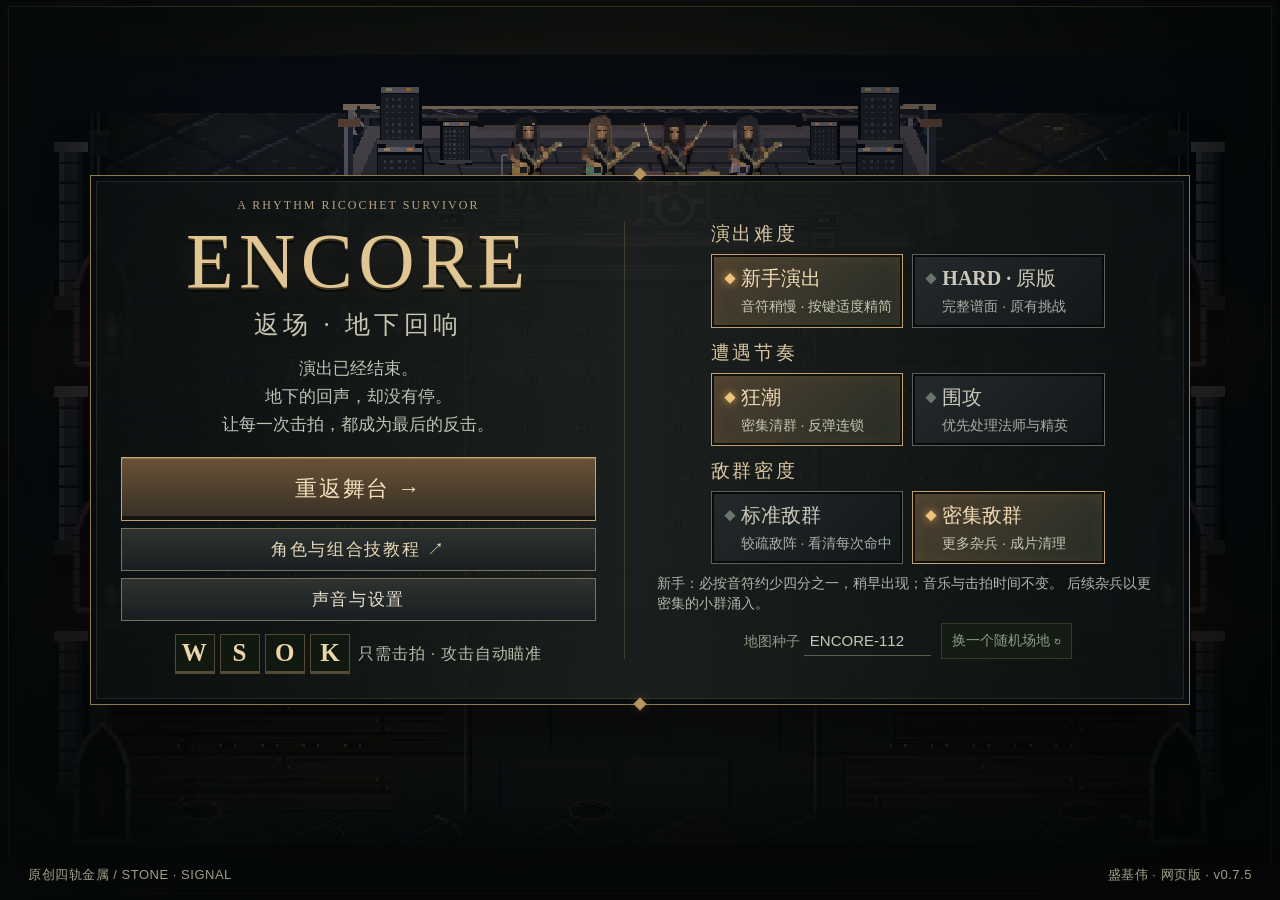
<file: index.html>
<!doctype html><html lang="zh-CN"><head><meta charset="UTF-8"><meta name="viewport" content="width=device-width,initial-scale=1"><meta name="theme-color" content="#0e1010"><link rel="icon" href="data:image/svg+xml,%3Csvg xmlns='http://www.w3.org/2000/svg' viewBox='0 0 32 32'%3E%3Crect width='32' height='32' fill='%23111715'/%3E%3Ctext x='7' y='25' font-size='27' font-family='Georgia' fill='%23dac18b'%3EE%3C/text%3E%3C/svg%3E"><title>返场 · 地下回响 / ENCORE</title>  <script type="module" crossorigin src="./assets/game-CPJgRiKC.js"></script>
  <link rel="modulepreload" crossorigin href="./assets/WorldRenderer-oxaToaBp.js">
  <link rel="modulepreload" crossorigin href="./assets/AudioTransport-DIIs3FB4.js">
  <link rel="stylesheet" crossorigin href="./assets/game-DQh6gRIr.css">
</head><body><div id="app"></div></body></html>
</file>
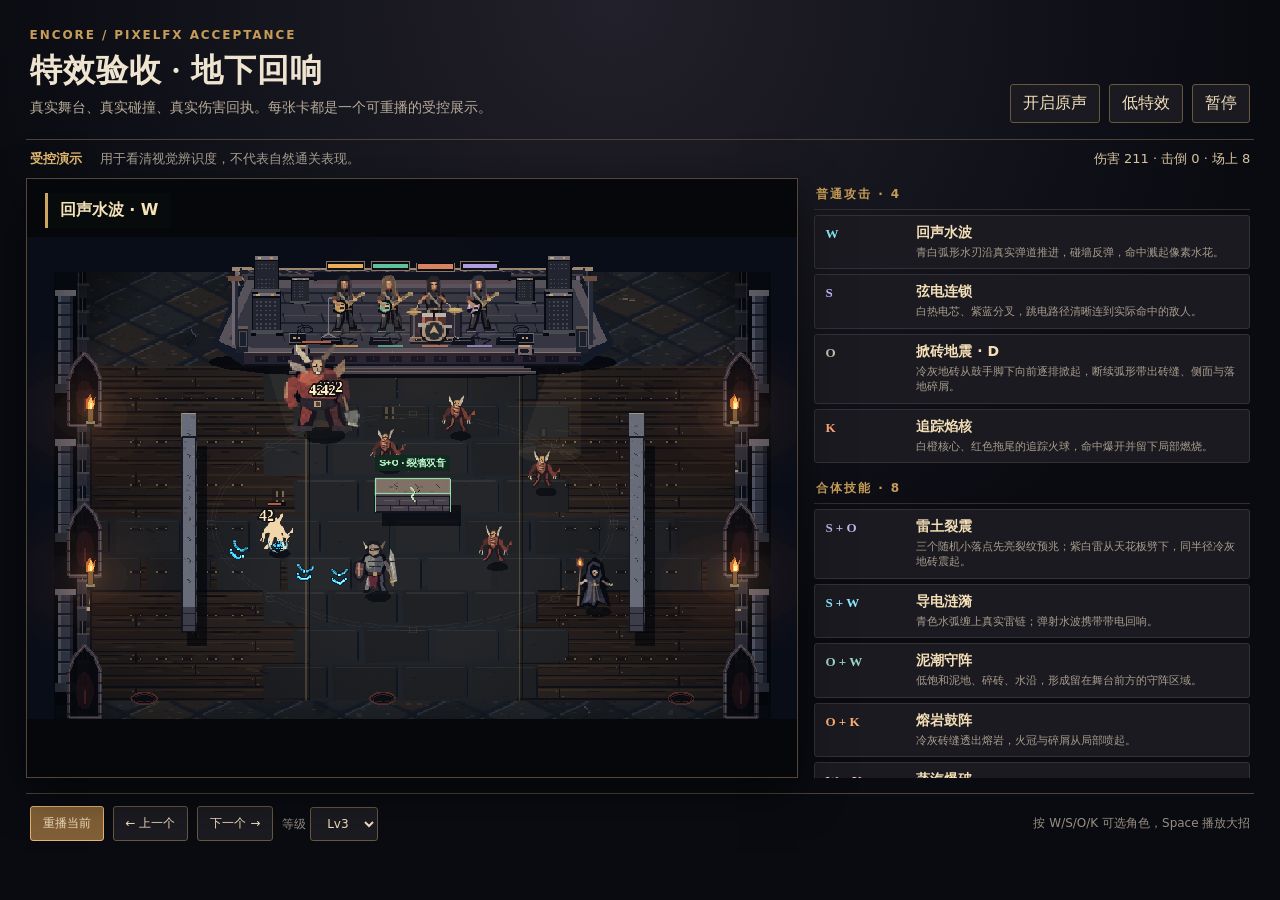
<file: effects-review.html>
<!doctype html>
<html lang="zh-CN"><head><meta charset="UTF-8"><meta name="viewport" content="width=device-width,initial-scale=1"><title>ENCORE · 特效验收</title><link rel="icon" href="data:image/svg+xml,%3Csvg xmlns='http://www.w3.org/2000/svg' viewBox='0 0 32 32'%3E%3Crect width='32' height='32' fill='%23111715'/%3E%3Ctext x='7' y='25' font-size='27' font-family='Georgia' fill='%23dac18b'%3EE%3C/text%3E%3C/svg%3E">  <script type="module" crossorigin src="./assets/review-Dezbi-Jl.js"></script>
  <link rel="modulepreload" crossorigin href="./assets/WorldRenderer-oxaToaBp.js">
  <link rel="modulepreload" crossorigin href="./assets/AudioTransport-DIIs3FB4.js">
  <link rel="stylesheet" crossorigin href="./assets/review-Br2HAzVg.css">
</head><body><div id="app"></div></body></html>
</file>
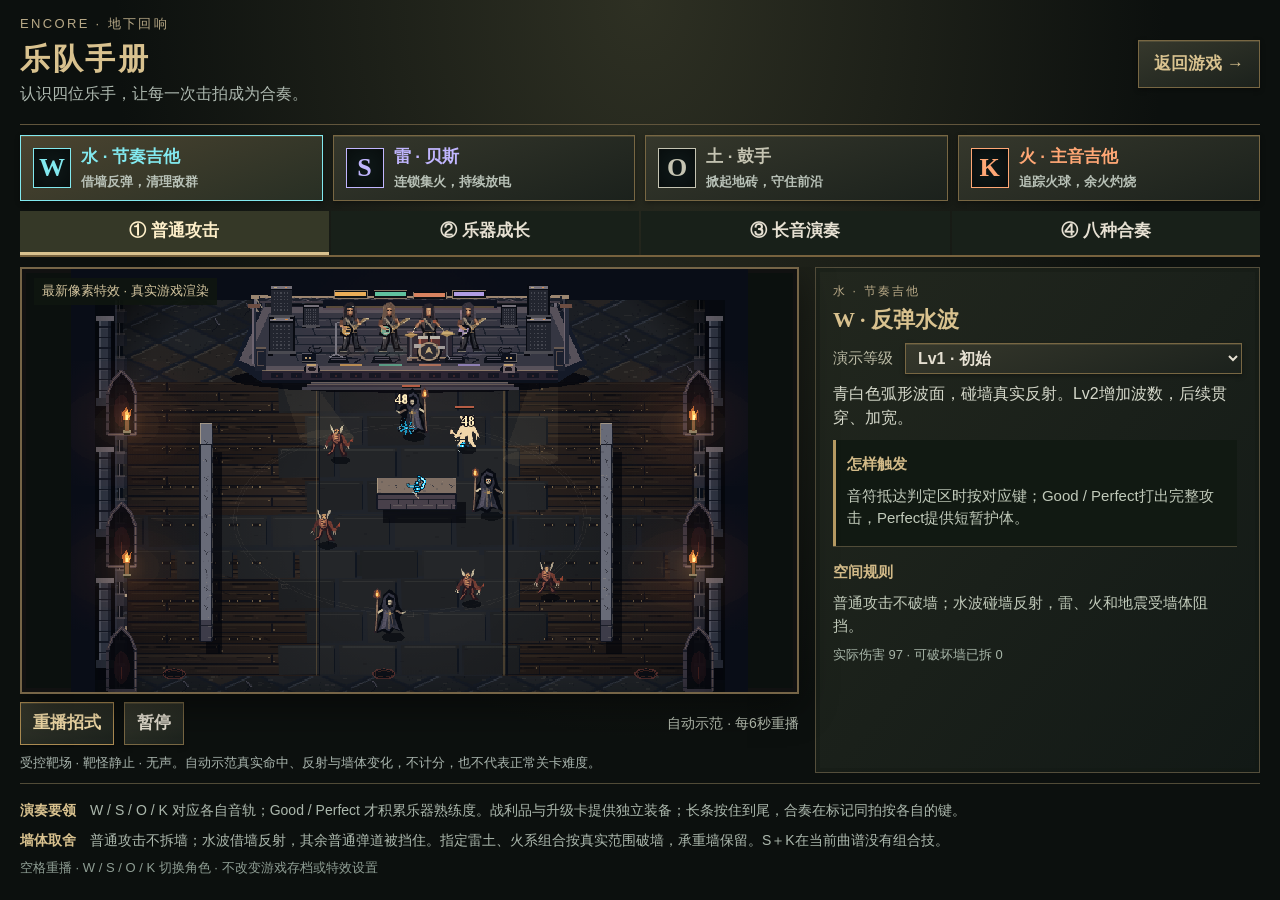
<file: element-lab.html>
<!doctype html><html lang="zh-CN"><head><meta charset="UTF-8"><meta name="viewport" content="width=device-width,initial-scale=1"><title>ENCORE 乐队手册 · 角色与合奏教程</title><link rel="icon" href="data:image/svg+xml,%3Csvg xmlns='http://www.w3.org/2000/svg' viewBox='0 0 32 32'%3E%3Crect width='32' height='32' fill='%23111715'/%3E%3Ctext x='7' y='25' font-size='27' font-family='Georgia' fill='%23dac18b'%3EE%3C/text%3E%3C/svg%3E">  <script type="module" crossorigin src="./assets/lab-PvfASqft.js"></script>
  <link rel="modulepreload" crossorigin href="./assets/WorldRenderer-oxaToaBp.js">
  <link rel="stylesheet" crossorigin href="./assets/lab-B9nvEeQh.css">
</head><body><div id="lab"></div></body></html>
</file>
<file: assets/game-DQh6gRIr.css>
:root{font-family:Segoe UI,Microsoft YaHei,sans-serif;color:#e8dfce;background:#0a0d0d;font-synthesis:none;--gold:#d4aa6c;--muted:#8c9289;--line:#77664a44;--bass:#62c9a4;--rhythm:#f4b45a;--drums:#df8763;--lead:#b6a2ed}*{box-sizing:border-box}html,body,#app{width:100%;height:100%;margin:0;overflow:hidden}button,input{font:inherit}button{cursor:pointer;color:inherit;border:1px solid #8c795657;background:linear-gradient(#252821,#171d19);transition:background .15s,border-color .15s,transform .15s}button:hover{border-color:#cfad73;background:#30382b}button:active{transform:translateY(1px)}button:focus-visible{outline:2px solid #f0d493;outline-offset:4px}button:disabled{opacity:.4;cursor:wait}.hidden{display:none!important}.shell{height:100%;display:grid;grid-template-rows:50px 126px minmax(220px,1fr) 88px;background:radial-gradient(ellipse at 50% 45%,#1b2420,#090c0c 76%)}.topbar{display:flex;align-items:center;justify-content:space-between;padding:0 28px;border-bottom:1px solid var(--line);background:#101611;z-index:2;gap:16px}.brand{display:flex;align-items:baseline;gap:12px;white-space:nowrap}.brand strong{font-family:Georgia,serif;letter-spacing:.24em;color:#e1cba5;font-size:21px}.brand span{font-size:10px;letter-spacing:.3em;color:#7f897d}.run-info{display:flex;gap:25px;align-items:center;font-size:11px;color:#b8b8a7;letter-spacing:.08em}.run-info b{color:#f2d79d;font-size:14px;font-weight:500}.top-controls{display:flex;gap:7px}.icon-button{width:34px;height:30px;font-size:15px}.highway{position:relative;display:grid;grid-template-columns:repeat(4,1fr);max-width:1000px;width:calc(100% - 48px);margin:0 auto;background:#0a100ecc;border-bottom:1px solid #c6ad7440;overflow:hidden;z-index:3}.highway:before{content:"";position:absolute;inset:0;pointer-events:none;background:linear-gradient(#080e0df5,transparent 58%);z-index:2}.highway:after{content:"";height:1px;position:absolute;bottom:26px;left:0;right:0;background:#dcd1ac;box-shadow:0 0 10px #e9c77e75}.lane{position:relative;border-right:1px solid #727b6330;overflow:hidden;--c:#ddd}.lane:last-child{border-right:0}.lane.inactive{opacity:.22}.lane.down{opacity:.35;background:repeating-linear-gradient(45deg,transparent,transparent 9px,#bb515116 10px,#bb515116 12px)}.lane-name{position:absolute;top:9px;left:13px;font-size:9px;letter-spacing:.17em;color:var(--c);z-index:4}.lane-key{position:absolute;bottom:5px;left:calc(50% - 10px);font:700 13px Georgia;z-index:4;color:var(--c)}.lane-flash{position:absolute;inset:0;opacity:0;background:linear-gradient(transparent,color-mix(in srgb,var(--c) 28%,transparent));transition:opacity .15s}.note{position:absolute;left:calc(50% - 24px);width:48px;height:9px;background:var(--c);border:1px solid #fff8;box-shadow:0 0 12px color-mix(in srgb,var(--c) 28%,transparent);transform:translateY(-4px);z-index:3;pointer-events:none}.note.optional{width:60px;left:calc(50% - 30px);height:14px;background:#192820;border:2px solid #c5f7b0;box-shadow:0 0 12px #bde99850}.note.optional:after{content:"◆";position:absolute;left:24px;top:-6px;color:#d8f7af;font-size:14px}.judge-label{position:absolute;bottom:31px;left:0;right:0;text-align:center;color:var(--c);font-size:10px;letter-spacing:.12em;font-weight:700;z-index:5;text-shadow:0 1px 3px #000;pointer-events:none}.world{position:relative;min-height:0;overflow:hidden;background:radial-gradient(ellipse,#1b221b,#070a09 74%)}#world-canvas{position:absolute;inset:0;display:block}#world-canvas canvas{image-rendering:pixelated;max-width:100%;max-height:100%;object-fit:contain}.world-frame{position:absolute;inset:0;pointer-events:none;box-shadow:inset 0 0 60px 28px #070b09aa;border-bottom:1px solid var(--line)}.room-tag{position:absolute;top:14px;left:25px;color:#bab69b;font-size:11px;letter-spacing:.14em;text-shadow:0 2px 3px #000}.room-tag span{display:block;font-size:9px;color:#7f8d80;margin-top:6px}.combat-toast{position:absolute;top:14px;left:25%;width:50%;text-align:center;color:#f1d99f;letter-spacing:.08em;font-size:13px;text-shadow:0 2px 3px #000;pointer-events:none;opacity:0;transition:opacity .2s}.combat-toast.show{opacity:1}.combo-readout{position:absolute;right:24px;top:17px;text-align:right;color:#dfd2b4}.combo-readout b{font:26px Georgia;display:block}.combo-readout span{font-size:8px;letter-spacing:.15em;color:#9b9e85}.boss-bar{position:absolute;top:14px;left:30%;width:40%;text-align:center;z-index:2}.boss-name{font-size:12px;letter-spacing:.23em;color:#dbbba0}.boss-track{height:5px;background:#2b1312;margin-top:8px;border:1px solid #6d3b2e}.boss-fill{height:100%;background:linear-gradient(90deg,#9d4537,#e7a472);transition:width .1s}.demolition{position:absolute;bottom:15px;right:24px;display:flex;align-items:center;gap:10px;max-width:240px;padding:8px 12px;background:#0c1713de;border:1px solid #65816a44;color:#9bbda8;font-size:10px}.demolition strong{display:block;color:#c5dfbd;font-size:11px;letter-spacing:.07em;margin-bottom:3px}.charge-track{width:4px;height:29px;background:#263b2f;position:relative}.charge-fill{position:absolute;bottom:0;left:0;right:0;background:#a3cf8e}.demolition.ready{border-color:#b5d895;box-shadow:0 0 20px #7dba5620}.revive{position:absolute;bottom:15px;left:24px;font-size:10px;color:#cbb5dd;background:#19121bdd;border:1px solid #93729c55;padding:8px 12px}.revive b{color:#e2bcec}.performers{display:grid;grid-template-columns:repeat(4,1fr);max-width:1000px;width:calc(100% - 48px);margin:0 auto;border-top:1px solid #87916b33;background:#101710;padding:10px 0;gap:1px}.performer{position:relative;border:0;border-right:1px solid #6e755a33;background:none;display:grid;grid-template-columns:34px 1fr;gap:10px;padding:5px 16px;text-align:left;--c:#ddd;min-width:0}.performer:hover{background:#35433430;border-color:#6e755a33}.keycap{border:1px solid color-mix(in srgb,var(--c) 60%,transparent);height:34px;width:34px;display:grid;place-items:center;color:var(--c);font:700 20px Georgia;box-shadow:inset 0 -3px #0006}.performer-name{font-size:12px;color:#d4d0bd;letter-spacing:.12em;line-height:17px}.performer-name small{font-size:8px;color:var(--c);margin-left:7px;letter-spacing:.06em}.health-track{height:3px;background:#2e352b;margin-top:5px;max-width:150px}.health-fill{height:100%;background:var(--c);transition:width .15s}.performer-status{font-size:8px;color:#7f9382;margin-top:4px;letter-spacing:.05em}.performer.inactive{opacity:.35}.performer.down{--c:#a47585!important;background:#31171b33}.performer.hit .keycap{background:var(--c);color:#0a1712;box-shadow:0 0 20px color-mix(in srgb,var(--c) 25%,transparent)}.screen{position:fixed;inset:0;z-index:20;display:flex;align-items:center;justify-content:center;padding:36px;background:#060b08b8;backdrop-filter:blur(4px)}.title-screen{justify-content:flex-start;padding-left:max(8vw,30px);background:linear-gradient(90deg,#060c0bf2 5%,#060c0bc7 42%,#060c0b25);backdrop-filter:none}.title-content{max-width:560px;position:relative}.eyebrow{font-size:10px;letter-spacing:.32em;color:#a89773;text-transform:uppercase}.title-content h1{font-family:Georgia,serif;font-size:clamp(64px,8vw,125px);font-weight:400;letter-spacing:.12em;line-height:.96;margin:24px 0 12px;color:#e0c697;text-shadow:0 3px 0 #473f31,0 12px 40px #000}.title-content h2{font-family:Georgia,Microsoft YaHei,serif;font-size:22px;font-weight:400;letter-spacing:.65em;color:#c5c8b0;margin:16px 0 30px}.title-copy{font-size:14px;color:#a9b1a4;line-height:1.9;max-width:360px;margin-bottom:35px}.primary{padding:16px 25px;font-size:13px;letter-spacing:.18em;background:linear-gradient(110deg,#3c4630,#273626);border-color:#8c9c64;color:#f1e6be;box-shadow:inset 0 0 20px #bfc67a07}.primary:hover{background:#4a5837;border-color:#d7da9c}.title-actions{display:flex;gap:12px;align-items:center}.secondary{padding:15px 18px;font-size:11px;letter-spacing:.1em}.title-controls{display:flex;gap:10px;margin-top:32px;align-items:center;color:#8e9788;font-size:10px;letter-spacing:.05em}.title-controls kbd{font:13px Georgia;display:inline-block;width:25px;text-align:center;padding:5px 0;border:1px solid #5a634e;color:#d3c6a6;background:#172018}.title-footer{position:absolute;bottom:24px;left:max(8vw,30px);right:35px;display:flex;justify-content:space-between;color:#5e7262;font-size:9px;letter-spacing:.1em}.seed-row{margin-top:22px;color:#647866;font-size:10px}.seed-row input{background:transparent;border:0;border-bottom:1px solid #52614c;color:#a6b291;font-size:10px;width:100px;padding:4px 6px;outline:none}.panel{max-width:780px;width:100%;padding:34px;background:linear-gradient(145deg,#1c251c,#111712);border:1px solid #95846566;box-shadow:0 18px 100px #000b;position:relative}.panel:before,.panel:after{content:"◆";position:absolute;color:#ac9363;font-size:10px}.panel:before{top:-7px;left:calc(50% - 5px)}.panel:after{bottom:-7px;left:calc(50% - 5px)}.panel h2{font-family:Georgia,Microsoft YaHei,serif;font-weight:400;font-size:28px;letter-spacing:.2em;color:#dfc99d;margin:12px 0}.panel p{font-size:12px;line-height:1.8;color:#aab4a2}.panel .eyebrow{font-size:9px}.upgrade-options{display:grid;grid-template-columns:repeat(3,1fr);gap:13px;margin:25px 0 18px}.upgrade-card{text-align:left;padding:22px 16px;min-height:155px;background:#20291e;border-color:#66734c66}.upgrade-icon{font:29px Georgia;color:#d0be87;display:block;margin-bottom:18px}.upgrade-card strong{display:block;font-size:14px;letter-spacing:.1em;margin-bottom:9px;color:#ded9b8}.upgrade-card small{display:block;font-size:11px;line-height:1.65;color:#9fae94}.upgrade-card .choice-key{float:right;color:#617351;font:10px monospace}.panel-note{font-size:10px;color:#71846d;letter-spacing:.03em}.settings{max-width:530px}.setting{display:flex;justify-content:space-between;align-items:center;gap:20px;margin:23px 0;font-size:12px;color:#c1c9b4}.setting input[type=range]{accent-color:#aabe78;max-width:210px}.toggle{font-size:10px;padding:9px 15px;min-width:95px}.settings-help{border-top:1px solid var(--line);padding-top:16px}.cinema{position:fixed;inset:0;pointer-events:none;z-index:12}.cinema:before,.cinema:after{content:"";position:absolute;left:0;right:0;height:12%;background:#050807}.cinema:before{top:0}.cinema:after{bottom:0}.cinema-caption{position:absolute;bottom:14%;left:15%;right:15%;font-family:Georgia,Microsoft YaHei,serif;font-size:20px;letter-spacing:.15em;text-align:center;color:#e2dcc6;text-shadow:0 3px 8px #000;line-height:1.8}.skip-intro{position:absolute;right:28px;bottom:5%;pointer-events:auto;padding:9px 16px;font-size:10px;letter-spacing:.1em;background:#111b14}.countdown{position:absolute;inset:0;display:grid;place-items:center;font:70px Georgia;color:#edd59f;text-shadow:0 0 40px #daa64570;pointer-events:none;z-index:6}.summary-grid{display:grid;grid-template-columns:repeat(4,1fr);border-top:1px solid var(--line);border-bottom:1px solid var(--line);padding:20px 0;margin:22px 0;gap:10px}.summary-grid b{display:block;font:26px Georgia;color:#e2cea3}.summary-grid span{font-size:9px;color:#829477;letter-spacing:.05em}.result-actions{display:flex;gap:12px}.loading-note{margin-top:15px;font-size:11px;color:#91aa81;min-height:20px}.error-banner{position:fixed;bottom:12px;left:20%;width:60%;z-index:100;padding:12px;background:#4c211f;color:#f6c6b2;font-size:12px}.shell.menu .highway,.shell.menu .topbar,.shell.menu .performers{opacity:0;pointer-events:none}.shell.menu .world-frame{box-shadow:inset 0 0 100px 40px #070b09aa}.lowfx *{scroll-behavior:auto}.lowfx .lane-flash{transition:none}.tutorial-hint{position:absolute;bottom:16px;left:27%;width:46%;text-align:center;color:#b4bfa5;font-size:11px;text-shadow:0 2px 5px #000;pointer-events:none}.progress-dots{display:flex;gap:5px;align-items:center}.progress-dots i{width:6px;height:6px;border:1px solid #6f7653;transform:rotate(45deg)}.progress-dots i.done{background:#96ab6c;border-color:#96ab6c}.progress-dots i.current{background:#e0c283;box-shadow:0 0 6px #d6b877}@media(max-height:720px){.shell{grid-template-rows:42px 100px minmax(180px,1fr) 75px}.lane-name{top:6px}.performers{padding:5px 0}.title-content h1{font-size:82px}.title-content h2{margin-bottom:18px}.title-copy{margin-bottom:20px}.title-controls{margin-top:20px}.title-footer{bottom:15px}.panel{padding:25px}.upgrade-card{min-height:135px;padding:15px}.highway{width:calc(100% - 32px)}}@media(max-width:720px){.topbar{padding:0 12px;gap:8px}.brand span,.run-info .seed-label{display:none}.brand strong{font-size:16px}.run-info{gap:10px;font-size:9px}.run-info b{font-size:12px}.shell{grid-template-rows:44px 105px minmax(180px,1fr) 82px}.highway,.performers{width:100%}.performer{padding:5px 7px;gap:5px;grid-template-columns:25px 1fr}.keycap{width:25px;height:31px;font-size:17px}.performer-name{font-size:10px;letter-spacing:0}.performer-name small{display:none}.performer-status{font-size:7px}.lane-name{font-size:8px;left:6px;letter-spacing:0}.room-tag{left:12px;font-size:9px}.combo-readout{right:12px}.demolition{right:10px;padding:6px 8px;font-size:8px;max-width:190px}.demolition strong{font-size:9px}.revive{left:10px;font-size:8px}.title-screen{padding:25px}.title-content h1{font-size:63px}.title-content h2{font-size:17px}.title-copy{font-size:12px}.title-footer{left:25px;font-size:8px}.title-footer span:last-child{display:none}.screen{padding:16px}.panel{padding:22px}.panel h2{font-size:23px}.upgrade-options{gap:7px}.upgrade-card{padding:15px 10px}.upgrade-card strong{font-size:12px}.upgrade-card small{font-size:10px}.upgrade-icon{font-size:22px}.summary-grid{grid-template-columns:repeat(2,1fr);row-gap:18px}.tutorial-hint{font-size:9px;bottom:52px;left:20%;width:60%}.cinema-caption{font-size:15px}.note{width:34px;left:calc(50% - 17px)}.boss-bar{width:45%;left:27.5%}.setting input[type=range]{max-width:160px}}.world:has(.combat-toast.show) .tutorial-hint{visibility:hidden}.ultimate-button{position:relative;display:flex;align-items:center;justify-content:space-between;gap:12px;overflow:hidden;width:180px;height:30px;font-size:10px;background:#171a16;border:1px solid #746346;padding:0 9px}.ultimate-button>span:not(.ultimate-fill),.ultimate-button kbd{z-index:1}.ultimate-fill{position:absolute;inset:0 auto 0 0;width:0;background:linear-gradient(90deg,#57442b,#7c6240);opacity:.75;transition:width .14s}.ultimate-button kbd{font:8px Georgia;border:1px solid #9d8a6266;padding:2px 4px;color:#c6b88d}.ultimate-button.ready{border-color:#dac18b;box-shadow:0 0 12px #c9a26433;color:#fff0ba}.ultimate-button.queued .ultimate-fill{background:#a18a58}.wave-label{color:#d7c195;font-size:10px;white-space:nowrap}.note.duet{border:2px solid #f7e6ad;box-shadow:0 0 13px #d5ba6055}.note.duet:after{content:"♬";position:absolute;right:-20px;top:-6px;font:15px Georgia;color:#e0c38e}.hold-head:after{content:"HOLD";position:absolute;right:-33px;top:-1px;font:7px Georgia;color:#d3c5a2}.top-controls{flex-shrink:0}.run-info{gap:17px}.note.hold-head{height:13px;border:2px solid #eee0b5;border-radius:4px;box-shadow:0 0 10px #e4c58744}.note-tail{position:absolute;left:calc(50% - 15px);width:30px;border:1px solid color-mix(in srgb,var(--c) 80%,#fff);background:repeating-linear-gradient(0deg,color-mix(in srgb,var(--c) 30%,#10160f),color-mix(in srgb,var(--c) 30%,#10160f) 7px,color-mix(in srgb,var(--c) 55%,#10160f) 8px);z-index:2;pointer-events:none;border-radius:4px}.note-tail.held{background:color-mix(in srgb,var(--c) 55%,#11180e);box-shadow:0 0 14px color-mix(in srgb,var(--c) 25%,transparent)}.hold-contact{position:absolute;left:calc(50% - 31px);width:62px;height:13px;transform:translateY(-6px);border:2px solid #fff1ce;border-radius:50%;box-shadow:0 0 15px var(--c);z-index:4}.hold-count{position:absolute;bottom:6px;right:12px;color:var(--c);font-size:9px;letter-spacing:.05em;z-index:5}.lane.holding .lane-flash{opacity:.5}.performer.holding .keycap{background:color-mix(in srgb,var(--c) 32%,#161d15);border-color:#e7dcae;box-shadow:0 0 10px color-mix(in srgb,var(--c) 25%,transparent)}.shell{grid-template-rows:48px 68px minmax(280px,1fr) 128px;background:radial-gradient(ellipse at 50% 35%,#20201c,#080a0b 78%)}.topbar{grid-row:1;background:linear-gradient(#151612,#0b100d);border-bottom-color:#6f614252;padding:0 30px}.performers{grid-row:2;max-width:1160px;width:100%;padding:5px 45px;background:linear-gradient(#141911,#0b110d);border-top:0;border-bottom:1px solid #92775055;box-shadow:0 5px 18px #0007;z-index:5}.world{grid-row:3;background:radial-gradient(ellipse at 50% 20%,#23211b,#080b0d 75%)}.highway{grid-row:4;max-width:1160px;width:calc(100% - 60px);background:linear-gradient(#080d0bd9,#171d14);border-top:2px solid #7c6a48;border-bottom:1px solid #6c5b3a;box-shadow:0 -4px 30px #0008}.highway:before{background:linear-gradient(#050908d9,transparent 50%)}.highway:after{bottom:27px;background:#e9d29a;box-shadow:0 0 12px #d2ad6977}.performer{padding:5px 20px;grid-template-columns:32px 1fr;gap:12px}.performer-name{font-size:12px;letter-spacing:.12em}.performer-status{font-size:8px}.health-track{height:5px;max-width:175px;border:1px solid #0007}.keycap{height:32px;width:32px}.performer.hurt{background:#802e2844;box-shadow:inset 0 0 18px #b3413325}.performer.hurt .keycap{border-color:#f0a493;color:#ffd3bd;box-shadow:0 0 16px #d75a4670}.performer.down{background:#34161966;opacity:.6}.performer.down .performer-status{color:#d79eac}.room-tag{top:auto;bottom:21px;left:27px;font-family:Georgia,Microsoft YaHei,serif;font-size:13px;color:#b9b397;letter-spacing:.14em}.room-tag span{font-family:Segoe UI,Microsoft YaHei,sans-serif;font-size:9px;color:#8b8e78}.combo-readout{top:auto;bottom:24px;right:28px}.combo-readout b{font-size:32px;color:#d5bf8c}.combat-toast{top:auto;bottom:24px;font-size:12px}.boss-bar{top:auto;bottom:55px;left:35%;width:30%}.boss-name{font-size:11px;color:#d4a18a}.boss-track{height:7px}.demolition{inset:22px auto auto 26px;background:#111b13d9;border-color:#64765466}.revive{inset:22px 26px auto auto}.tutorial-hint{bottom:24px;font-size:11px;color:#b6b89b}.world-frame{box-shadow:inset 0 0 50px 20px #0507088a}.title-screen{background:linear-gradient(90deg,#06090bec 2%,#06090bd9,#06090b50 68%,#06090b12)}.title-content h1{color:#d4c29d;text-shadow:0 3px #574831,0 10px 35px #000;letter-spacing:.09em}.title-copy{color:#a9aaa0}.title-content h2{color:#b5b9a4}.primary{background:linear-gradient(#493b27,#2c291d);border-color:#a18b5c}.primary:hover{background:#51452e;border-color:#d9c28b}.secondary{background:#1a1d18}.panel{background:linear-gradient(140deg,#25231b,#101714);border-color:#9e845b77}.upgrade-card{background:linear-gradient(#2b2b20,#182119);border-color:#80724f66}.upgrade-card:hover{background:linear-gradient(#3b3a27,#263020)}.title-footer{color:#7d806e}.ricochet-counter{color:#a5ae97}.ricochet-counter b{color:#c3d89e}.desktop-only{display:none}.shell.menu{grid-template-rows:0 0 1fr 0}.shell.menu .world{grid-row:3}.shell.menu .performers{height:0;padding:0;overflow:hidden}.shell.menu .highway{height:0;overflow:hidden}.shell.menu .world>.room-tag,.shell.menu .world>.combo-readout,.shell.menu .world>.demolition,.shell.menu .world>.revive{display:none}@media(min-width:900px)and (max-height:760px){.shell{grid-template-rows:42px 60px minmax(230px,1fr) 105px}.performers{padding-top:2px;padding-bottom:2px}.performer{padding-top:4px;padding-bottom:4px}.lane-name{top:7px}.title-content h1{font-size:85px}.title-content h2{margin:14px 0 22px}.title-copy{margin-bottom:24px}.title-controls{margin-top:24px}.shell.menu{grid-template-rows:0 0 1fr 0}}@media(max-width:899px){.desktop-only{position:fixed;inset:0;z-index:500;background:radial-gradient(ellipse,#22271c,#080c0b);display:flex;flex-direction:column;align-items:center;justify-content:center;text-align:center;padding:40px;color:#b7bea9}.desktop-only strong{font:40px Georgia;letter-spacing:.17em;color:#d6bf8b}.desktop-only p{font-size:17px;letter-spacing:.1em;margin-top:25px}.desktop-only span{font-size:12px;line-height:1.8;color:#7b8c75}}#pause-screen .panel.settings{display:flex;flex-direction:column;overflow:clip;padding:0}#pause-screen .settings-header{position:sticky;top:0;flex:0 0 auto;display:grid;grid-template-columns:minmax(0,1fr) auto;gap:10px 18px;padding:24px 28px 18px;background:#20231b;border-bottom:1px solid #77664a66;z-index:5}#pause-screen .settings-header .eyebrow{align-self:center;margin:0}#pause-screen .settings-header h2{grid-column:1/-1;margin:0}#pause-screen .settings-header .settings-close{position:static;float:none;margin:0;align-self:start;background:#29271d}#pause-screen .settings-body{min-height:0;overflow:auto;padding:0 28px;scrollbar-width:thin;scrollbar-color:#99805b #182019}#pause-screen .settings>.result-actions{position:static;flex:0 0 auto;margin:0;padding:16px 28px 20px;background:#151b16;border-top:1px solid #77664a44}@media(min-width:900px)and (max-height:850px){#pause-screen .settings-header{padding:18px 22px 14px}#pause-screen .settings-body{padding:0 22px}#pause-screen .settings>.result-actions{padding:12px 22px 16px}}:root{--ui-text:#e7dfcb;--ui-muted:#b0b3a4;font-size:16px}.seed-shuffle{margin-left:16px;font-size:12px;padding:4px 9px;background:transparent}.lane[data-judgement=miss].hit .beat-receptor{background:#574738;color:#e3c39c;border-color:#a18b6a;box-shadow:none}.lane[data-judgement=miss].hit .lane-flash{opacity:.2}.lane[data-judgement=miss] .judge-label{color:#d5b495}.lane[data-judgement=perfect] .judge-label{color:#fff0c1;text-shadow:0 0 8px #c9ac6d66,0 1px 2px #000}.shell{grid-template-rows:50px minmax(250px,1fr) 248px;grid-template-columns:1fr}.topbar{grid-row:1;padding:0 24px}.brand strong{font-size:23px}.brand span{font-size:12px}.run-info{font-size:14px;gap:18px}.run-info b{font-size:17px}.seed-label{display:none}.wave-label{font-size:13px}.icon-button{width:38px;height:34px;font-size:20px}.world{grid-row:2}.world-frame{box-shadow:inset 0 0 30px 8px #05070877}.room-tag{font-size:17px;left:22px;bottom:20px}.room-tag span{font-size:12px;color:#b5b4a2}.combo-readout{bottom:20px}.combo-readout b{font-size:39px}.combo-readout span{font-size:12px}.demolition{left:20px;top:15px;font-size:12px;max-width:280px;padding:9px 12px}.demolition strong{font-size:15px}.revive{font-size:14px}.combat-toast{font-size:17px;bottom:22px;left:25%;width:50%;color:#ffe0a3;background:#11170dd9;padding:9px 15px;max-width:620px}.tutorial-hint{font-size:15px;bottom:23px;left:26%;width:48%;line-height:1.4}.boss-name{font-size:16px}.boss-track{height:10px}.boss-bar{bottom:76px;left:33%;width:34%}.rhythm-console{grid-row:3;width:min(100%,1320px);margin:auto;align-self:stretch;display:grid;grid-template-columns:258px minmax(0,1fr);grid-template-rows:34px minmax(0,1fr);border:1px solid #85714b88;background:linear-gradient(120deg,#181b15,#090f0e);box-shadow:0 -10px 35px #0009;z-index:6}.rhythm-toolbar{grid-column:1/-1;display:flex;align-items:center;gap:25px;padding:0 16px;border-bottom:1px solid #74634488;background:#1c1d15;font-size:13px;color:#c7c5b2}.rhythm-toolbar strong{letter-spacing:.1em;color:#e3cf9d;font-size:14px}.rhythm-toolbar span{flex:1}.rhythm-toolbar button{padding:3px 10px;font-size:12px;background:transparent}.performers{grid-row:2;grid-column:1;width:100%;height:100%;display:grid;grid-template-columns:1fr;grid-template-rows:repeat(4,1fr);padding:0;box-shadow:none;border:0;border-right:1px solid #8c795d66;background:#141b15}.performer{padding:4px 12px;grid-template-columns:39px 1fr;gap:12px;border:0;border-bottom:1px solid #81734c40}.performer-name{font-size:15px;line-height:18px;letter-spacing:.05em}.performer-name small{font-size:12px;margin-left:8px}.performer-status{font-size:10px;line-height:12px;margin-top:2px;color:#a1b29e}.keycap{width:38px;height:38px;font-size:25px}.health-track{height:5px;max-width:none;margin-top:3px}.performer.inactive{opacity:.3}.performer.down .performer-status{color:#f1a7ae}.performer.hit .keycap{box-shadow:0 0 18px color-mix(in srgb,var(--c) 60%,transparent)}.highway{grid-row:2;grid-column:2;max-width:none;width:100%;height:100%;margin:0;display:grid;grid-template-columns:1fr;grid-template-rows:repeat(4,1fr);border:0;box-shadow:none;background:linear-gradient(90deg,#22271a,#101813 25%,#090e0d);overflow:hidden}.highway:before{background:linear-gradient(270deg,#070c0bf0,transparent 25%);z-index:6}.highway:after{display:none}.lane{border-right:0;border-bottom:1px solid #68735444;overflow:hidden;isolation:isolate}.lane:last-child{border-bottom:0}.lane-name,.lane-key{display:none}.lane-notes{position:absolute;inset:0}.lane-flash{background:linear-gradient(90deg,color-mix(in srgb,var(--c) 45%,transparent),transparent 45%);transition:opacity .12s}.lane.hit .lane-flash{opacity:1}.judge-label{left:90px;right:auto;bottom:4px;font-size:15px;letter-spacing:.05em;text-shadow:0 1px 3px #000;z-index:7}.beat-receptor{position:absolute;width:44px;height:44px;border:3px solid color-mix(in srgb,var(--c) 65%,#fff);border-radius:50%;left:16px;top:50%;transform:translateY(-50%);display:grid;place-items:center;font:700 24px Georgia;color:var(--c);background:#101a12d9;box-shadow:0 0 calc(var(--pulse,0)*12px) color-mix(in srgb,var(--c) 50%,transparent);z-index:4}.lane.hit .beat-receptor{background:var(--c);color:#151b10;border-color:#fff5d6;transform:translateY(-50%) scale(1.12);box-shadow:0 0 20px var(--c)}.rhythm-note{position:absolute;width:36px;height:36px;transform:translate(-50%,-50%);z-index:5;pointer-events:none;display:grid;place-items:center}.rhythm-note b{width:36px;height:36px;display:grid;place-items:center;border:2px solid #f9e9beaa;border-radius:50%;color:#152016;font:700 23px Georgia;background:var(--c);box-shadow:inset 0 -4px #0004,0 0 10px #0008;z-index:2}.rhythm-note small{position:absolute;top:30px;left:50%;transform:translate(-50%);font-size:10px;color:#ead9b2;white-space:nowrap;z-index:3}.sustain-tail{display:none;position:absolute;pointer-events:none}.rhythm-note.sustained .sustain-tail,.active-hold .sustain-tail{display:block;left:18px;top:9px;height:18px;width:var(--tail);background:repeating-linear-gradient(90deg,color-mix(in srgb,var(--c) 55%,#23301e) 0 12px,color-mix(in srgb,var(--c) 80%,#eee) 12px 14px);border:2px solid var(--c);border-radius:6px;box-shadow:0 0 10px #0008;z-index:1}.rhythm-note.sustained b{border-radius:8px}.rhythm-note.demolition-note b{border-radius:3px;transform:rotate(45deg);background:#253424;color:#d8f7af;border-color:#d8f7af}.rhythm-note.demolition-note b:first-letter{color:#d8f7af}.rhythm-note.duet-note b{outline:2px solid #e9d292;outline-offset:3px}.rhythm-note.bonus-note b{background:#192619;color:var(--c)}.active-hold{position:absolute;width:36px;height:36px;transform:translate(-50%,-50%);z-index:6;pointer-events:none}.sustain-head{position:absolute;inset:-4px;border:3px solid #fff1cd;border-radius:50%;box-shadow:0 0 18px var(--c);background:color-mix(in srgb,var(--c) 40%,transparent)}.sustain-progress{position:absolute;left:64px;top:7px;font-size:16px;font-weight:700;color:#fff0cc;text-shadow:0 2px 4px #000}.beat-guides{position:absolute;inset:0;pointer-events:none;z-index:0}.beat-line,.bar-line{position:absolute;height:100%;width:1px;background:#a8b38b19}.bar-line{background:#cdbb8155;width:2px}.lane.down .beat-receptor{border-style:dashed}.lane.holding .beat-receptor{background:color-mix(in srgb,var(--c) 45%,#11210f)}.rhythm-console[data-layout=vertical]{grid-template-columns:1fr;grid-template-rows:34px 61px minmax(0,1fr)}.rhythm-console[data-layout=vertical] .performers{grid-column:1;grid-row:2;grid-template-columns:repeat(4,1fr);grid-template-rows:1fr;border:0;border-bottom:1px solid #88724e66}.rhythm-console[data-layout=vertical] .highway{grid-column:1;grid-row:3;grid-template-columns:repeat(4,1fr);grid-template-rows:1fr}.rhythm-console[data-layout=vertical] .lane{border-bottom:0;border-right:1px solid #68735444}.rhythm-console[data-layout=vertical] .highway:before{background:linear-gradient(#070c0bd9,transparent 35%)}.rhythm-console[data-layout=vertical] .beat-receptor{left:50%;top:auto;bottom:12px;transform:translate(-50%)}.rhythm-console[data-layout=vertical] .lane.hit .beat-receptor{transform:translate(-50%) scale(1.12)}.rhythm-console[data-layout=vertical] .judge-label{bottom:68px;left:0;right:0;font-size:16px}.rhythm-console[data-layout=vertical] .sustain-tail{left:9px;top:auto;bottom:18px;width:18px;height:var(--tail);background:repeating-linear-gradient(0deg,color-mix(in srgb,var(--c) 55%,#23301e) 0 12px,color-mix(in srgb,var(--c) 80%,#eee) 12px 14px)}.rhythm-console[data-layout=vertical] .beat-line,.rhythm-console[data-layout=vertical] .bar-line{width:100%;height:1px}.rhythm-console[data-layout=vertical] .bar-line{height:2px}.rhythm-console[data-layout=vertical] .lane-flash{background:linear-gradient(0deg,color-mix(in srgb,var(--c) 40%,transparent),transparent)}.ultimate-button{width:214px;height:35px;font-size:14px;gap:8px}.ultimate-button kbd{font-size:11px}.screen{padding:30px}.panel{max-width:900px;padding:32px}.panel h2{font-size:32px}.panel p{font-size:16px;line-height:1.6}.panel-note{font-size:13px}.upgrade-card{min-height:178px;padding:20px}.upgrade-card strong{font-size:20px}.upgrade-card small{font-size:15px;line-height:1.5}.upgrade-icon{font-size:36px}.upgrade-card .choice-key{font-size:18px}.primary{font-size:18px;padding:16px 28px}.secondary{font-size:15px}.settings{max-width:650px;max-height:94vh;overflow:auto}.setting{font-size:16px;margin:14px 0;min-height:31px}.setting input[type=range]{width:210px}.toggle{font-size:14px;padding:8px 14px;min-width:140px}.settings .settings-help{font-size:13px}.summary-grid b{font-size:33px}.summary-grid span{font-size:13px}.cinema-caption{font-size:23px}.skip-intro{font-size:15px}.error-banner{font-size:16px}.title-content{max-width:680px}.title-content h1{font-size:clamp(75px,8vw,125px);margin:18px 0 10px}.title-content h2{font-size:27px;letter-spacing:.4em;margin-bottom:20px}.title-copy{font-size:17px;line-height:1.75;margin-bottom:23px}.eyebrow{font-size:12px}.title-controls{font-size:14px;margin-top:20px}.title-controls kbd{width:33px;font-size:20px;padding:5px}.title-footer{font-size:12px}.seed-row,.seed-row input{font-size:13px}.seed-row{margin-top:16px}.loading-note{font-size:14px}.direction-options{display:flex;gap:18px;margin-bottom:20px}.direction-options label{display:flex;flex-direction:column;gap:7px;font-size:13px;color:#aeb29f}.direction-options select{font:15px Segoe UI,Microsoft YaHei,sans-serif;padding:10px 35px 10px 12px;background:#1d251c;border:1px solid #8a7953;color:#e4d5ad;border-radius:2px;min-width:205px}.shell.menu .world{grid-row:2}.shell.menu .rhythm-console{display:none}.shell.menu .performers{height:auto;padding:0}.shell.menu .highway{height:auto}@media(min-width:900px)and (max-height:850px){.shell{grid-template-rows:46px minmax(210px,1fr) 228px}.shell.menu{grid-template-rows:0 1fr 0}.rhythm-console{grid-template-columns:240px minmax(0,1fr);grid-template-rows:30px minmax(0,1fr)}.rhythm-note,.rhythm-note b{width:32px;height:32px}.rhythm-note b{font-size:21px}.beat-receptor{width:40px;height:40px;left:18px;font-size:23px}.title-content h1{font-size:80px}.title-content h2{font-size:22px;margin:12px 0 16px}.title-copy{font-size:15px;line-height:1.6;margin-bottom:18px}.title-screen{padding-top:25px;padding-bottom:40px}.title-controls{margin-top:16px}.direction-options{margin-bottom:18px}.title-footer{font-size:10px;bottom:12px}.performer-name small{font-size:11px}.performer-name{font-size:14px}.keycap{height:36px;width:36px;font-size:24px}.rhythm-console[data-layout=vertical]{grid-template-rows:30px 58px minmax(0,1fr)}}@media(min-width:900px)and (max-width:1200px){.brand span,.ricochet-counter{display:none}.run-info{gap:12px}.ultimate-button{width:190px}.rhythm-toolbar span{font-size:11px}.rhythm-console{grid-template-columns:228px minmax(0,1fr)}.performer-name small{margin-left:5px}.combat-toast{left:24%;width:52%}}@media(prefers-reduced-motion:reduce){.lane.hit .beat-receptor{transform:translateY(-50%)}.rhythm-console[data-layout=vertical] .lane.hit .beat-receptor{transform:translate(-50%)}.lane-flash{transition:none}}.rhythm-console{height:100%;min-height:0;margin-block:0}.highway,.rhythm-console[data-layout=vertical] .highway{min-height:0}.rhythm-toolbar span,.rhythm-toolbar button,.settings .settings-help{font-size:14px}.rhythm-toolbar strong{font-size:15px}.performer-status{font-size:12px;line-height:13px}.seed-shuffle{font-size:13px}.wave-label{font-size:14px}:root{font-size:18px;--ui-muted:#bac0ad}.shell{grid-template-rows:56px minmax(250px,1fr) 280px}.shell.menu{grid-template-rows:0 1fr 0}.rhythm-console{grid-template-columns:290px minmax(0,1fr);grid-template-rows:42px minmax(0,1fr);width:min(100%,1440px)}.rhythm-toolbar{gap:16px;padding:0 14px}.rhythm-toolbar strong{font-size:17px;letter-spacing:.03em}.rhythm-toolbar button{padding:6px 10px}.performer-name{font-size:18px;line-height:22px;letter-spacing:0}.performer-name small{font-size:14px}.performer-status{font-size:14px;line-height:16px}.performer{padding:4px 12px;gap:10px;grid-template-columns:43px 1fr}.keycap{width:42px;height:42px;font-size:29px}.beat-receptor{font-size:28px}.rhythm-note b{font-size:26px}.judge-label{font-size:17px}.rhythm-note small{font-size:12px}.sustain-progress{font-size:18px}.run-info,.wave-label{font-size:16px;letter-spacing:0}.run-info{gap:14px}.run-info b{font-size:20px}.brand span{font-size:14px}.ultimate-button{height:40px;font-size:16px;width:230px}.ultimate-button kbd{font-size:13px}.icon-button{width:42px;height:40px;font-size:23px}.demolition{font-size:14px;max-width:310px}.demolition strong{font-size:18px}.room-tag{font-size:20px;letter-spacing:.04em}.room-tag span,.combo-readout span{font-size:14px}.tutorial-hint{font-size:17px}.combat-toast{font-size:19px}.boss-name{font-size:20px}.revive{font-size:16px}.panel{max-width:1050px;max-height:94vh;overflow:auto;padding:28px}.panel h2{font-size:34px;letter-spacing:.08em}.panel p{font-size:18px}.panel .eyebrow,.panel-note{font-size:15px}.upgrade-card{padding:18px;min-height:155px}.upgrade-card small{font-size:17px;line-height:1.5}.upgrade-options{margin:18px 0 14px}.upgrade-icon{font-size:30px;margin-bottom:10px}.primary{font-size:20px}.secondary{font-size:17px}.settings{max-width:790px}.setting{font-size:18px;margin:12px 0;min-height:40px}.toggle{font-size:16px;min-width:180px}.settings .settings-help,.setting-note{font-size:16px;line-height:1.5}.setting-note{margin:0 0 15px;color:#bbc5aa}.title-copy{font-size:19px}.direction-options label{font-size:16px}.direction-options select{font-size:17px}.title-controls,.seed-row,.seed-row input,.seed-shuffle{font-size:16px}.title-footer{font-size:14px}.summary-grid span{font-size:16px}.summary-grid b{font-size:36px}.rhythm-console[data-layout=vertical]{grid-template-rows:42px 72px minmax(0,1fr)}.assist-pill{font-size:14px;white-space:nowrap;border:1px solid #7c8f6055;color:#bfdba4;padding:3px 7px}.assist-pill.standard{color:#dccba5}.lane[data-judgement=grace] .judge-label{color:#c0df9e}.lane[data-judgement=grace].hit .beat-receptor{box-shadow:0 0 12px #b8d58c55;background:#334831;color:#d5e7c4}.loot-strip{position:absolute;right:20px;top:16px;display:flex;flex-direction:column;gap:6px;z-index:5;pointer-events:none}.loot-chip{padding:6px 10px;border:1px solid #82745188;background:#111714e8;font-size:15px;color:#d7d1b1;min-width:156px;text-align:right}.loot-chip strong{color:#f0d194}.loot-flash{position:absolute;right:20px;top:100px;color:#e0d49e;font-size:17px;max-width:230px;text-align:right;background:#121710d9;padding:8px 12px;opacity:0;transition:opacity .15s;pointer-events:none}.loot-flash.show{opacity:1}.weapon-progress{display:flex;align-items:center;gap:6px;font-size:12px;color:#e2c897;margin-top:2px}.weapon-progress i{display:block;position:relative;width:78px;height:3px;background:#333a2e}.weapon-progress i b{display:block;height:100%;background:var(--c);width:var(--xp,0%)}.role-tutorial{display:grid;grid-template-columns:minmax(300px,1.1fr) minmax(270px,1fr);gap:22px;border:1px solid #806c4f88;background:#0e1512;padding:15px;margin:18px 0}.lesson-visual{position:relative;display:flex;align-items:center;background:#0b1010;min-height:190px}.lesson-visual canvas{width:100%;height:auto;image-rendering:pixelated;display:block}.lesson-demo-label{position:absolute;top:5px;left:8px;font-size:12px;color:#aab49e}.lesson-name{font-size:15px;color:#bfc9af}.lesson-copy h3{font-size:23px;margin:5px 0 8px;color:#e1d1a7}.lesson-copy p.lesson-detail{font-size:16px;line-height:1.5;margin:0 0 8px}.lesson-copy ol{padding-left:22px;margin:5px 0;font-size:16px;line-height:1.6;color:#89947f}.lesson-copy li.active{color:#e8d49c}.lesson-tabs{display:flex;gap:7px;margin-bottom:9px}.lesson-tabs button{width:37px;font:24px Georgia;padding:2px}.lesson-tabs button.selected{background:#6e5732;border-color:#dbc18c}.lesson-panel{max-width:1040px}.lesson-panel .panel-note{margin:10px 0 18px}.lesson-screen{z-index:40}.lesson-close{margin-left:auto}.role-help{font-size:16px;white-space:nowrap}.rhythm-toolbar .assist-pill{flex:0}.shell.menu .loot-strip,.shell.menu .loot-flash{display:none}@media(min-width:900px)and (max-height:850px){.shell{grid-template-rows:50px minmax(210px,1fr) 260px}.shell.menu{grid-template-rows:0 1fr 0}.rhythm-console{grid-template-columns:270px minmax(0,1fr);grid-template-rows:38px minmax(0,1fr)}.rhythm-console[data-layout=vertical]{grid-template-rows:38px 68px minmax(0,1fr)}.performer-name{font-size:17px;line-height:20px}.performer-name small{font-size:13px}.performer-status{font-size:13px;line-height:15px}.keycap{width:40px;height:40px;font-size:27px}.rhythm-note b{font-size:24px}.beat-receptor{font-size:27px}.panel{padding:22px}.panel h2{font-size:28px}.role-tutorial{margin:12px 0;padding:10px;gap:15px}.lesson-visual{min-height:160px}.lesson-copy h3{font-size:21px}.upgrade-card{min-height:145px}.title-copy{font-size:17px;margin-bottom:16px}.title-content h1{font-size:76px}.title-controls{margin-top:14px}.title-footer{font-size:13px}.setting{margin:10px 0}}@media(min-width:900px)and (max-width:1350px){.brand span,.ricochet-counter{display:none}.topbar{padding:0 14px}.run-info{gap:12px}.rhythm-toolbar{gap:10px}.rhythm-toolbar strong{font-size:16px}.rhythm-toolbar span,.rhythm-toolbar button{font-size:15px}.rhythm-toolbar .assist-pill{font-size:13px}.title-content{max-width:680px}}@media(prefers-reduced-motion:reduce){.loot-flash{transition:none}}.settings-close{position:sticky;top:0;float:right;z-index:5;font-size:16px;padding:7px 12px;background:#29271ded;border-color:#b99c6b}.settings .result-actions{position:sticky;bottom:-28px;background:linear-gradient(transparent,#151b16 15%);padding:18px 0 8px;z-index:4}.settings{scrollbar-width:thin;scrollbar-color:#99805b #182019}.direction-options{gap:12px;flex-wrap:wrap}.direction-options select{min-width:190px}.role-tutorial .lesson-tabs:empty{display:none}.performers{grid-template-rows:repeat(4,minmax(0,1fr));min-height:0}.performer{min-height:0;overflow:hidden}.performer>div{min-width:0}.performer-details{display:flex;align-items:center;justify-content:space-between;gap:5px}.performer-status{white-space:nowrap;overflow:hidden;text-overflow:ellipsis;margin-top:2px}.weapon-progress{flex-shrink:0;margin:2px 0 0;font-size:13px;gap:4px}.weapon-progress i{width:34px}.performer-name{line-height:21px}.health-track{height:4px;margin-top:2px}.rhythm-console[data-layout=vertical] .performers{grid-template-rows:minmax(0,1fr)}.weapon-progress{font-size:15px;line-height:17px}.shell:has(.rhythm-console[data-layout=vertical]){grid-template-rows:56px minmax(250px,1fr) 340px}.shell.menu:has(.rhythm-console[data-layout=vertical]){grid-template-rows:0 1fr 0}.boss-bar{top:100px;bottom:auto;left:20px;width:210px;pointer-events:none;padding:7px 10px;background:#0b0d10e8;border:1px solid #6f473a77}.boss-name{font-size:19px}.boss-track{margin-top:5px;height:8px}.boss-cue{font-size:15px;line-height:21px;letter-spacing:0;color:#d9c8a7;margin-top:4px}.boss-cue.rune-warning{color:#f1cf96}.lane.guard-target{box-shadow:inset 0 0 0 2px #dfbe79aa}.performer.guard-target{box-shadow:inset 4px 0 #e6c687}.rhythm-note.guard-note b{outline:3px double #fff1bf;outline-offset:5px;box-shadow:0 0 18px #e6bc5b88}.rhythm-note.guard-note small{font-size:13px;color:#fff0bb;font-weight:700;background:#20180e;padding:1px 3px;border:1px solid #cbaa68}.rhythm-console[data-layout=horizontal] .rhythm-note small{left:calc(100% + 10px);top:-7px;transform:none;font-size:12px;line-height:14px;background:#141a15df;padding:0 3px}.rhythm-console[data-layout=horizontal] .rhythm-note.guard-note small{top:-9px;font-size:13px;line-height:14px;padding:1px 3px}.direction-help{font-size:14px;line-height:1.5;color:#bfc1ab;margin:9px 0 14px;max-width:640px}.settings p.preferences-note{font-size:14px;line-height:1.6;color:#aeb9a6}.preferences-note button{padding:4px 8px;margin-left:6px;font-size:14px;background:transparent}.run-recap{margin:0 0 20px;text-align:left}.recap-metrics{display:grid;grid-template-columns:repeat(4,1fr);gap:10px}.recap-metrics>div{border:1px solid #75694b55;padding:8px 10px;background:#171d18}.recap-metrics span{display:block;color:#b9c1ab;font-size:15px}.recap-metrics strong{display:block;color:#e8d6aa;font:25px Georgia,serif;margin-top:4px}.recap-weapons{display:flex;gap:10px;flex-wrap:wrap;margin:12px 0}.recap-weapon{font-size:16px;padding:5px 9px;border-left:2px solid #d7b378;color:#ded6bb}.recap-weapon.unrecruited{opacity:.5;border-color:#77836b}.recap-weapon kbd{font:700 19px Georgia,serif}.run-recap details{color:#bec5ae;font-size:15px}.run-recap summary{cursor:pointer;padding:6px 0}.run-recap details p{font-size:15px;line-height:1.5;margin:6px 0 0}#result-screen .summary-grid{margin:16px 0;padding:14px 0}#result-screen .panel{scrollbar-width:thin}@media(min-width:900px)and (max-height:850px){.shell:has(.rhythm-console[data-layout=vertical]){grid-template-rows:50px minmax(210px,1fr) 330px}.shell.menu:has(.rhythm-console[data-layout=vertical]){grid-template-rows:0 1fr 0}}:root{--stone:#141414;--stone-high:#292824;--brass:#ad8b54;--brass-bright:#e2c38b;--soot:#080909;--ui-text:#eee4cf;--ui-muted:#c0b8a6}.cinema:before,.cinema:after{height:4%}.cinema-caption{bottom:8%;font-size:24px;background:linear-gradient(90deg,transparent,#050807ba 20%,#050807ba 80%,transparent);padding:7px 12px}.skip-intro{bottom:1%;font-size:16px;padding:7px 14px}body{background:radial-gradient(ellipse at 50% 35%,#30271f 0,#131516 44%,#050607)}#app{display:flex;align-items:center;justify-content:center;padding:12px 16px}.shell{width:min(1680px,100%);height:min(1060px,100%);margin:auto;grid-template-rows:54px minmax(250px,1fr) 298px;border:1px solid #8c704a88;box-shadow:0 16px 80px #000b,0 0 0 4px #121413;background:#090c0d;position:relative}.topbar{background:linear-gradient(#292720,#121515);border-bottom:2px solid #a17c474f;padding:0 22px}.brand strong{color:var(--brass-bright);font-size:25px}.run-info{font-size:17px;gap:18px}.run-info b{font-size:22px}.icon-button{background:#242521;border-color:#a78a5b88}.rhythm-console{width:100%;height:100%;margin:0;grid-template-columns:minmax(0,1fr);grid-template-rows:44px minmax(0,1fr);border:0;border-top:3px double #b18c55;background:linear-gradient(105deg,#22221f,#111414 50%,#22221f);box-shadow:0 -10px 30px #0009;position:relative}.rhythm-console:before,.rhythm-console:after{content:"◆";position:absolute;top:-11px;font-size:14px;color:#d1ae71;z-index:9;text-shadow:0 2px 5px #000}.rhythm-console:before{left:16px}.rhythm-console:after{right:16px}.rhythm-toolbar{grid-row:1;grid-column:1;gap:14px;padding:0 18px;background:linear-gradient(#333029,#1b1c1a);border-bottom:1px solid #9b7d4b88;color:#cec7b7;min-width:0}.rhythm-toolbar strong{font-size:18px;letter-spacing:.04em;white-space:nowrap;color:#f0d7a5}.rhythm-toolbar span,.rhythm-toolbar button{font-size:16px}.rhythm-toolbar #rhythm-instruction{text-align:center}.rhythm-toolbar button{padding:6px 9px;border-color:#92744566}.rhythm-toolbar .assist-pill{font-size:14px;color:#d4dcb7;white-space:nowrap;background:#272c22}.rhythm-console>.performers{display:none!important}.rhythm-console .highway{grid-column:1;grid-row:2;width:100%;height:100%;display:grid;grid-template-columns:minmax(0,1fr) 174px minmax(0,1fr);grid-template-rows:repeat(2,minmax(0,1fr));gap:6px 10px;padding:7px 10px 9px;background:radial-gradient(ellipse at center,#3b2b1a33,transparent 66%);overflow:hidden}.rhythm-console .highway:before,.rhythm-console .highway:after{display:none}.rhythm-console #lane-rhythm{grid-column:1;grid-row:1}.rhythm-console #lane-bass{grid-column:1;grid-row:2}.rhythm-console #lane-drums{grid-column:3;grid-row:1}.rhythm-console #lane-lead{grid-column:3;grid-row:2}.rhythm-console .lane{display:grid;grid-template-rows:54px minmax(0,1fr);border:1px solid #8c79544f;background:linear-gradient(180deg,#292a23,#111511);overflow:hidden;min-width:0;isolation:isolate}.rhythm-console .lane.inactive{opacity:1}.rhythm-console .lane.inactive .lane-notes{opacity:.22}.rhythm-console .lane.down{opacity:1;background:repeating-linear-gradient(45deg,#22171a,#22171a 9px,#351c20 10px 12px)}.rhythm-console .lane.down .lane-notes{opacity:.45}.rhythm-console .performer{position:relative;grid-row:1;display:grid;grid-template-columns:40px minmax(0,1fr);gap:10px;width:100%;height:54px;min-height:0;padding:3px 10px;border:0;border-bottom:1px solid #6c66444f;background:linear-gradient(90deg,color-mix(in srgb,var(--c) 7%,#232723),#161b17);z-index:8;overflow:hidden}.rhythm-console .performer.inactive{opacity:.46}.rhythm-console .keycap{width:38px;height:42px;font-size:30px;align-self:center;background:#171c18;border:2px solid color-mix(in srgb,var(--c) 60%,#333)}.rhythm-console .performer-name{font-size:19px;line-height:21px}.rhythm-console .performer-name small{font-size:15px;margin-left:8px}.rhythm-console .health-track{height:4px;margin-top:2px}.rhythm-console .performer-details{gap:8px}.rhythm-console .performer-status{font-size:14px;line-height:17px;margin:1px 0 0}.rhythm-console .weapon-progress{font-size:15px;line-height:17px;margin:1px 0 0;gap:6px}.rhythm-console .weapon-progress i{width:50px;height:4px}.rhythm-console .performer .health-track{display:none}.rhythm-console .performer-details{margin-top:5px}.rhythm-console .performer.down{border-bottom:2px solid #b45b5b}.rhythm-console .performer.down .performer-status{color:#f1a7ae;font-weight:700}.rhythm-console[data-layout=horizontal] .lane[data-direction=right] .performer{grid-template-columns:minmax(0,1fr) 40px;text-align:right}.rhythm-console[data-layout=horizontal] .lane[data-direction=right] .performer>.keycap{grid-column:2;grid-row:1}.rhythm-console[data-layout=horizontal] .lane[data-direction=right] .performer>div{grid-column:1;grid-row:1}.rhythm-console[data-layout=horizontal] .lane[data-direction=right] .performer-details{flex-direction:row-reverse}.rhythm-console[data-layout=horizontal] .lane[data-direction=right] .health-fill{margin-left:auto}.rhythm-console .lane-notes{grid-row:2;position:relative;inset:auto;min-height:0;min-width:0;background:linear-gradient(90deg,color-mix(in srgb,var(--c) 9%,#0b100f),#0a0e0e);overflow:hidden}.rhythm-console .lane[data-direction=right] .lane-notes{background:linear-gradient(270deg,color-mix(in srgb,var(--c) 9%,#0b100f),#0a0e0e)}.rhythm-console .lane-notes:after{content:"";position:absolute;left:14px;right:14px;top:50%;height:1px;background:color-mix(in srgb,var(--c) 23%,transparent);pointer-events:none;z-index:0}.rhythm-console .lane-direction{position:absolute;top:50%;left:50%;transform:translate(-50%,-50%);font:36px Georgia;color:color-mix(in srgb,var(--c) 16%,transparent);z-index:0;pointer-events:none}.rhythm-console .beat-receptor{width:54px;height:54px;left:15px;top:50%;bottom:auto;transform:translateY(-50%);font:700 33px Georgia;border:3px solid color-mix(in srgb,var(--c) 70%,#f7edce);background:#111810;box-shadow:inset 0 -5px #0007,0 0 calc(var(--pulse,0)*17px) color-mix(in srgb,var(--c) 50%,transparent)}.rhythm-console .lane[data-direction=right] .beat-receptor{left:auto;right:15px}.rhythm-console .lane.hit .beat-receptor{transform:translateY(-50%) scale(1.08)}.rhythm-console .rhythm-note,.rhythm-console .rhythm-note b,.rhythm-console .active-hold{width:44px;height:44px}.rhythm-console .rhythm-note b{font-size:30px;border-width:2px;box-shadow:inset 0 -5px #0005,0 0 10px #000a}.rhythm-console .rhythm-note.sustained .sustain-tail,.rhythm-console .active-hold .sustain-tail{inset:11px auto auto 22px;height:22px;width:var(--tail);border-width:2px;z-index:1}.rhythm-console[data-layout=horizontal] .lane[data-direction=right] .sustain-tail{left:auto;right:22px;background:repeating-linear-gradient(270deg,color-mix(in srgb,var(--c) 55%,#23301e) 0 12px,color-mix(in srgb,var(--c) 80%,#eee) 12px 14px)}.rhythm-console[data-layout=horizontal] .rhythm-note small{left:calc(100% + 7px);top:-9px;transform:none;font-size:13px;line-height:17px;border-radius:2px;background:#111b15ed}.rhythm-console[data-layout=horizontal] .lane[data-direction=right] .rhythm-note small{left:auto;right:calc(100% + 7px)}.rhythm-console .sustain-progress{left:65px;top:12px;font-size:20px}.rhythm-console[data-layout=horizontal] .lane[data-direction=right] .sustain-progress{left:auto;right:65px}.rhythm-console .judge-label{left:85px;right:auto;bottom:3px;font-size:17px;line-height:20px;letter-spacing:0;z-index:9}.rhythm-console .lane[data-direction=right] .judge-label{left:auto;right:85px}.rhythm-console[data-layout=horizontal] .rhythm-note small,.rhythm-console[data-layout=horizontal] .rhythm-note.guard-note small{top:-4px}.rhythm-console .sustain-progress{display:none}.rhythm-hold-label{position:absolute;right:10px;top:4px;font-size:14px;line-height:19px;color:#fff0bb;background:#202a1d;padding:0 5px;border:1px solid color-mix(in srgb,var(--c) 60%,transparent)}.rhythm-console[data-layout=horizontal] .lane[data-direction=right] .rhythm-hold-label{right:auto;left:10px}.rhythm-console[data-layout=vertical] .rhythm-hold-label{top:26px;right:8px;font-size:12px;line-height:16px}.rhythm-console .lane-flash{z-index:1;pointer-events:none;background:linear-gradient(90deg,color-mix(in srgb,var(--c) 32%,transparent),transparent 55%)}.rhythm-console .lane[data-direction=right] .lane-flash{background:linear-gradient(270deg,color-mix(in srgb,var(--c) 32%,transparent),transparent 55%)}.ultimate-socket{grid-column:2;grid-row:1/3;display:flex;flex-direction:column;align-items:center;justify-content:center;gap:7px;position:relative;border:1px solid #98764888;background:radial-gradient(ellipse,#5d3b242f,#121411 72%);box-shadow:inset 0 0 18px #000b;color:#d6bd89}.ultimate-socket:before,.ultimate-socket:after{content:"";position:absolute;left:12px;right:12px;height:3px;border-top:1px solid #b8965c;border-bottom:1px solid #6b5634}.ultimate-socket:before{top:9px}.ultimate-socket:after{bottom:9px}.ultimate-crest{font:38px Georgia;color:#9d7748;text-shadow:0 2px #060807;line-height:40px}.ultimate-caption{font-size:20px;letter-spacing:.16em;padding-left:.16em;color:#e4c995}.ultimate-hint{font-size:13px;color:#b6ad97;order:5}.ultimate-socket .ultimate-button{position:relative;display:flex;flex-direction:column;justify-content:center;align-items:center;gap:8px;width:150px;height:90px;min-height:90px;padding:9px 5px;font-size:17px;letter-spacing:0;order:3;overflow:hidden;border:2px solid #9e7c48;background:linear-gradient(#342e21,#151916);box-shadow:inset 0 0 0 3px #0e120f,0 3px 8px #0008}.ultimate-socket .ultimate-button>span:not(.ultimate-fill),.ultimate-socket .ultimate-button kbd{position:relative;z-index:2}.ultimate-socket .ultimate-button kbd{font-size:22px;font-weight:700;border:1px solid #bca16b88;padding:4px 16px;line-height:24px;background:#111810cc}.ultimate-socket .ultimate-fill{background:linear-gradient(90deg,#75502970,#b37b4480);opacity:.7}.ultimate-socket .ultimate-button.ready{border-color:#ffe0a1;box-shadow:0 0 24px #db993850,inset 0 0 0 3px #6b452b}.ultimate-socket .ultimate-button.ready kbd{background:#d5a256;color:#17190f}.ultimate-socket .ultimate-button.queued{border-color:#fff0bd}.title-screen{justify-content:center;padding:28px;background:radial-gradient(ellipse at center,#090d0b8f 0,#090b0bb8,#020403ed);text-align:center}.title-content{width:min(920px,100%);max-width:920px;padding:30px 40px;background:linear-gradient(120deg,#151b18e8,#0c1110e0);border:1px solid #ac87548c;box-shadow:0 15px 80px #000b,inset 0 0 0 5px #080c0b70}.title-content h1{font-size:clamp(88px,8vw,132px);margin:12px 0;color:#ead1a0}.title-content h2{font-size:29px;letter-spacing:.33em;margin:16px 0 18px}.title-copy{max-width:none;font-size:20px;line-height:1.7;margin:12px auto 20px}.title-actions,.title-controls,.seed-row,.direction-options{justify-content:center}.title-controls{font-size:18px}.title-controls kbd{font-size:25px;min-width:36px}.direction-options{gap:14px;margin:18px 0 12px}.direction-help{margin:8px auto 18px;font-size:16px;max-width:770px}.title-footer{left:32px;right:32px;font-size:14px}.seed-row{display:flex;flex-wrap:wrap;gap:9px}.seed-shuffle{margin-left:0}.primary{background:linear-gradient(#645039,#2d2b22);border-color:#c39c62;color:#f2dfbb}.panel{background:linear-gradient(125deg,#252720,#111713);border-color:#af8c546f}.direction-options:has(>label:nth-child(2):last-child){gap:22px}.direction-options:has(>label:nth-child(2):last-child) select{min-width:250px}.rhythm-console[data-layout=vertical]{grid-template-columns:minmax(0,1fr);grid-template-rows:44px minmax(0,1fr)}.rhythm-console[data-layout=vertical] .highway{grid-column:1;grid-row:2;grid-template-columns:repeat(2,minmax(0,1fr)) 174px repeat(2,minmax(0,1fr));grid-template-rows:minmax(0,1fr);gap:8px}.rhythm-console[data-layout=vertical] #lane-rhythm{grid-column:1;grid-row:1}.rhythm-console[data-layout=vertical] #lane-bass{grid-column:2;grid-row:1}.rhythm-console[data-layout=vertical] #lane-drums{grid-column:4;grid-row:1}.rhythm-console[data-layout=vertical] #lane-lead{grid-column:5;grid-row:1}.rhythm-console[data-layout=vertical] .ultimate-socket{grid-column:3;grid-row:1}.rhythm-console[data-layout=vertical] .lane{grid-template-rows:78px minmax(0,1fr)}.rhythm-console[data-layout=vertical] .performer{height:78px;grid-template-columns:35px minmax(0,1fr);gap:7px;padding:5px 7px}.rhythm-console[data-layout=vertical] .keycap{width:33px;height:42px;font-size:28px}.rhythm-console[data-layout=vertical] .performer-name small{display:block;margin:0;font-size:13px;line-height:16px}.rhythm-console[data-layout=vertical] .performer-name{font-size:17px}.rhythm-console[data-layout=vertical] .weapon-progress i{display:none}.rhythm-console[data-layout=vertical] .performer-details{gap:4px}.rhythm-console[data-layout=vertical] .performer-status{font-size:12px}.rhythm-console[data-layout=vertical] .weapon-progress{font-size:13px}.rhythm-console[data-layout=vertical] .lane-notes{grid-row:2;position:relative}.rhythm-console[data-layout=vertical] .beat-receptor{inset:auto auto 5px 50%;transform:translate(-50%)}.rhythm-console[data-layout=vertical] .lane.hit .beat-receptor{transform:translate(-50%) scale(1.08)}.rhythm-console[data-layout=vertical] .rhythm-note.sustained .sustain-tail,.rhythm-console[data-layout=vertical] .active-hold .sustain-tail{inset:auto auto 22px 11px;width:22px;height:var(--tail)}.rhythm-console[data-layout=vertical] .lane-direction{display:none}.rhythm-console[data-layout=vertical] .judge-label{left:0;right:0;bottom:72px;font-size:17px}.rhythm-console[data-layout=vertical] .sustain-progress{left:46px;right:auto;top:12px;font-size:17px}.rhythm-console[data-layout=vertical] .rhythm-note small{left:50%;right:auto;top:37px;transform:translate(-50%)}@media(min-width:900px)and (max-height:850px){#app{padding:8px 12px}.shell{grid-template-rows:50px minmax(220px,1fr) 290px}.shell:has(.rhythm-console[data-layout=vertical]){grid-template-rows:50px minmax(200px,1fr) 330px}.shell.menu,.shell.menu:has(.rhythm-console[data-layout=vertical]){grid-template-rows:0 minmax(0,1fr) 0}.rhythm-console,.rhythm-console[data-layout=vertical]{grid-template-rows:40px minmax(0,1fr)}.title-content{padding:20px 30px;max-width:860px}.title-content h1{font-size:88px;margin:6px 0}.title-content h2{font-size:25px;margin:12px 0}.title-copy{font-size:18px;line-height:1.5;margin:12px auto}.direction-options{margin:12px 0 8px}.direction-help{font-size:15px;margin-bottom:12px}.title-controls{margin-top:14px}.title-footer{bottom:10px}.seed-row{margin-top:12px}}@media(min-width:900px)and (max-width:1350px){.rhythm-toolbar{gap:9px;padding:0 12px}.rhythm-toolbar strong{font-size:16px}.rhythm-toolbar #rhythm-instruction{font-size:15px}.rhythm-toolbar button{font-size:14px}.rhythm-toolbar .assist-pill{font-size:12px}.rhythm-console .highway{grid-template-columns:minmax(0,1fr) 154px minmax(0,1fr);gap:6px 8px}.ultimate-socket .ultimate-button{width:136px}.ultimate-caption{font-size:18px}.ultimate-hint{font-size:12px}.rhythm-console .performer-name{font-size:18px}.rhythm-console .performer-name small{font-size:14px}.rhythm-console[data-layout=vertical] .highway{grid-template-columns:repeat(2,minmax(0,1fr)) 154px repeat(2,minmax(0,1fr))}.rhythm-console[data-layout=vertical] .performer-status{max-width:68px}.rhythm-console[data-layout=vertical] .performer-name{font-size:16px}.rhythm-console[data-layout=vertical] .performer-name small{font-size:12px}.title-content{max-width:860px}}@media(prefers-reduced-motion:reduce){.rhythm-console .lane.hit .beat-receptor{transform:translateY(-50%)}.rhythm-console[data-layout=vertical] .lane.hit .beat-receptor{transform:translate(-50%)}.ultimate-socket .ultimate-button{animation:none}}.shell{grid-template-rows:54px minmax(250px,1fr) 322px}.shell:has(.rhythm-console[data-layout=vertical]){grid-template-rows:54px minmax(230px,1fr) 350px}.rhythm-console[data-layout=horizontal] .highway{grid-template-columns:minmax(0,1fr) 190px;grid-template-rows:repeat(4,minmax(0,1fr));gap:4px 10px;padding:7px 10px 9px}.rhythm-console[data-layout=horizontal] #lane-rhythm{grid-column:1;grid-row:1}.rhythm-console[data-layout=horizontal] #lane-bass{grid-column:1;grid-row:2}.rhythm-console[data-layout=horizontal] #lane-drums{grid-column:1;grid-row:3}.rhythm-console[data-layout=horizontal] #lane-lead{grid-column:1;grid-row:4}.rhythm-console[data-layout=horizontal] .lane{grid-template-columns:250px minmax(0,1fr);grid-template-rows:minmax(0,1fr)}.rhythm-console[data-layout=horizontal] .performer{grid-column:1;grid-row:1;height:100%;border-bottom:0;border-right:1px solid #8c795455;padding:3px 10px;text-align:left;grid-template-columns:40px minmax(0,1fr);gap:8px}.rhythm-console[data-layout=horizontal] .performer>div{align-self:center}.rhythm-console[data-layout=horizontal] .performer-details{margin-top:4px;gap:5px}.rhythm-console[data-layout=horizontal] .performer-name{font-size:18px;line-height:22px;white-space:nowrap}.rhythm-console[data-layout=horizontal] .performer-name small{font-size:14px;margin-left:6px}.rhythm-console[data-layout=horizontal] .performer-status{font-size:13px;line-height:17px}.rhythm-console[data-layout=horizontal] .weapon-progress{font-size:14px;line-height:17px}.rhythm-console[data-layout=horizontal] .weapon-progress i{width:30px}.rhythm-console[data-layout=horizontal] .performer.down{border-bottom:0;border-right:2px solid #b45b5b}.rhythm-console[data-layout=horizontal] .lane-notes{grid-column:2;grid-row:1;min-height:0;overflow:hidden}.rhythm-console[data-layout=horizontal] .beat-receptor{left:15px;right:auto}.rhythm-console[data-layout=horizontal] .judge-label{left:335px;right:auto;bottom:3px;font-size:16px}.rhythm-console[data-layout=horizontal] .lane-direction{font-size:34px}.rhythm-console[data-layout=horizontal] .rhythm-hold-label{inset:auto 10px 4px auto;font-size:13px;line-height:17px}.rhythm-console[data-layout=horizontal] .performer.holding .weapon-progress{visibility:hidden}.rhythm-console[data-layout=horizontal] .ultimate-socket{grid-column:2;grid-row:1/5}.ultimate-socket{gap:7px;transition:background-color .18s,box-shadow .18s,border-color .18s}.ultimate-socket .ultimate-crest{font-size:32px;line-height:32px}.ultimate-socket .ultimate-caption{font-size:21px}.ultimate-socket .ultimate-button{width:166px;height:94px;min-height:94px;font-size:18px}.ultimate-socket .ultimate-button kbd{font-size:25px;line-height:27px;min-width:124px;letter-spacing:.04em}.ultimate-ready-lamp{order:2;display:flex;align-items:center;justify-content:center;gap:8px;min-height:24px;font-size:15px;letter-spacing:.06em;color:#b9ac92}.ultimate-ready-lamp i{width:11px;height:11px;border-radius:50%;background:#4b4433;border:1px solid #85714f;box-shadow:inset 0 1px 3px #000b}.ultimate-ready-copy,.ultimate-queued-copy{display:none}.ultimate-socket:has(.ultimate-button.ready){border:2px solid #ffd794;background:radial-gradient(ellipse at 50% 45%,#7d502c99,#382719 65%,#171711);box-shadow:inset 0 0 22px #f2b85828,0 0 25px #f3ab4c4d}.ultimate-socket:has(.ultimate-button.ready) .ultimate-crest{color:#ffe3a1;text-shadow:0 0 16px #ffb74f}.ultimate-socket:has(.ultimate-button.ready) .ultimate-caption{color:#fff0bf}.ultimate-socket:has(.ultimate-button.ready) .ultimate-ready-lamp{color:#fff2b5;font-weight:700}.ultimate-socket:has(.ultimate-button.ready) .ultimate-ready-lamp i{background:#ffe9a1;border-color:#fffbd9;box-shadow:0 0 8px #ffde81,0 0 18px #ffa839}.ultimate-socket:has(.ultimate-button.ready) .ultimate-idle-copy{display:none}.ultimate-socket:has(.ultimate-button.ready) .ultimate-ready-copy{display:inline}.ultimate-socket .ultimate-button.ready{background:linear-gradient(#b17a3c,#6f4828);border-color:#ffe8b6;box-shadow:0 0 22px #ffbf604d,inset 0 0 0 3px #ffe0a245}.ultimate-socket .ultimate-button.ready kbd{background:#ffe2a0;border-color:#fff4cf;color:#2a1b0d;box-shadow:0 0 16px #ffc06270;text-shadow:none}.ultimate-socket:has(.ultimate-button.ready:not(.queued)) .ultimate-ready-lamp i{animation:ultimate-ready-glow 1.6s ease-in-out infinite}.ultimate-socket .ultimate-button.ready:not(.queued) kbd{animation:ultimate-key-glow 1.6s ease-in-out infinite}@keyframes ultimate-ready-glow{0%,to{box-shadow:0 0 8px #ffde81,0 0 18px #ffa839}50%{box-shadow:0 0 14px #fff3b8,0 0 28px #ffbc56}}@keyframes ultimate-key-glow{0%,to{box-shadow:0 0 12px #ffc06260}50%{box-shadow:0 0 24px #ffd58caa}}.ultimate-socket:has(.ultimate-button.queued){border-color:#e5d1ff;background:radial-gradient(ellipse,#69507480,#231d2d 80%)}.ultimate-socket:has(.ultimate-button.queued) .ultimate-ready-lamp i{background:#e5d1ff;border-color:#fff4ff;box-shadow:0 0 14px #d9b7ff}.ultimate-socket:has(.ultimate-button.queued) .ultimate-ready-copy,.ultimate-socket:has(.ultimate-button.queued) .ultimate-idle-copy{display:none}.ultimate-socket:has(.ultimate-button.queued) .ultimate-queued-copy{display:inline;color:#f1e2ff}.rhythm-console[data-layout=vertical] .highway{grid-template-columns:repeat(4,minmax(0,1fr)) 190px;grid-template-rows:minmax(0,1fr)}@media(min-width:900px)and (max-height:850px){.shell{grid-template-rows:50px minmax(220px,1fr) 306px}.shell:has(.rhythm-console[data-layout=vertical]){grid-template-rows:50px minmax(200px,1fr) 330px}.shell.menu,.shell.menu:has(.rhythm-console[data-layout=vertical]){grid-template-rows:0 minmax(0,1fr) 0}}@media(min-width:900px)and (max-width:1350px){.rhythm-console[data-layout=horizontal] .highway{grid-template-columns:minmax(0,1fr) 176px}.rhythm-console[data-layout=horizontal] .lane{grid-template-columns:232px minmax(0,1fr)}.rhythm-console[data-layout=horizontal] .performer{padding-inline:8px;gap:7px}.rhythm-console[data-layout=horizontal] .performer-name{font-size:17px}.rhythm-console[data-layout=horizontal] .performer-name small{font-size:13px}.rhythm-console[data-layout=horizontal] .judge-label{left:317px}.ultimate-socket .ultimate-button{width:154px}.ultimate-socket .ultimate-caption{font-size:20px}.ultimate-socket .ultimate-hint{font-size:13px}.rhythm-console[data-layout=vertical] .highway{grid-template-columns:repeat(4,minmax(0,1fr)) 176px}}.lowfx .ultimate-socket .ultimate-ready-lamp i,.lowfx .ultimate-socket .ultimate-button kbd{animation:none}@media(prefers-reduced-motion:reduce){.ultimate-socket{transition:none}.ultimate-socket .ultimate-ready-lamp i,.ultimate-socket .ultimate-button kbd{animation:none!important}}.growth-panel{margin:12px 0;padding:10px 14px;border:1px solid #a98b5960;background:#0b100fcc;text-align:left}.growth-panel summary{font-size:18px;color:#ead5a8;cursor:pointer}.growth-rule{font-size:15px!important;line-height:1.5;color:#bdc5b6!important;margin:9px 0!important}.growth-row{display:grid;grid-template-columns:75px repeat(5,1fr);gap:5px;margin:8px 0;font-size:14px;align-items:center}.growth-row>b{color:var(--role)}.growth-row.locked{opacity:1}.growth-row.locked>b{color:#b1aaa0}.growth-row.locked .growth-node{border-color:#4b5048;color:#a8b0a7;background:#111611}.growth-node{border:1px solid #7d806250;padding:5px 3px;color:#939d95;text-align:center}.growth-node i{display:block;font-style:normal}.growth-node.earned{border-color:var(--role);color:#e4ddcc}.growth-node.current{box-shadow:inset 0 -3px var(--role);background:#77663b33}.upgrade-options[data-count="4"]{grid-template-columns:repeat(4,minmax(0,1fr))}.upgrade-card{min-width:0}.upgrade-card strong{font-size:22px}.upgrade-card small{font-size:16px;line-height:1.5}.role-growth-preview{display:flex;gap:5px;flex-wrap:wrap;margin-top:9px}.role-growth-preview span{flex:1;min-width:72px;padding:5px;border:1px solid #9b855344;font-size:13px;color:#d1c5a8}.role-growth-preview b{display:block;color:#e7d69e}.panel:has(.growth-panel){max-width:1100px;max-height:94vh;overflow-y:auto}.lane[data-judgement=miss] .judge-label{color:#a4b3ba}.boss-name{font-size:23px}@media(max-width:1350px){.upgrade-card strong{font-size:20px}.upgrade-card small{font-size:15px}.growth-row{font-size:14px}.role-growth-preview span{font-size:13px}}:root{--game-serif:Georgia,"Noto Serif SC",SimSun,serif;--game-body:"Microsoft YaHei","Segoe UI",sans-serif;--crypt-ink:#090b0b;--crypt-stone:#1b1e1b;--crypt-edge:#8d714b;--crypt-gold:#d4b67d}body,button,input,select{font-family:var(--game-body)}#app{padding:8px 12px}.shell,.shell:has(.rhythm-console[data-layout=vertical]){width:min(1720px,100%);height:100%;max-height:none;grid-template-rows:44px minmax(280px,1fr) 230px}.shell.menu,.shell.menu:has(.rhythm-console[data-layout=vertical]){grid-template-rows:0 minmax(0,1fr) 0}.topbar{padding:0 22px;background:linear-gradient(#22251e,#0c100e);border-bottom:1px solid #9b7a4b66}.brand strong,.brand span,.room-tag,.combo-readout b,.panel h2,.title-content h1,.title-content h2,.ultimate-caption{font-family:var(--game-serif)}.brand strong{font-size:24px;letter-spacing:.12em}.brand span{font-size:15px;color:#c7bba0}.run-info{font-size:15px;gap:17px}.run-info b{font-size:19px}.wave-label{font-size:15px}.top-controls .icon-button{height:31px;width:35px;font-size:20px}.world{min-height:0;background:radial-gradient(ellipse at 50% 25%,#27251e,#090b0c 75%)}.world-frame{box-shadow:inset 0 0 32px 6px #0007;border-color:#8b704944}.rhythm-console,.rhythm-console[data-layout=vertical]{grid-template-columns:minmax(0,1fr);grid-template-rows:31px minmax(0,1fr);border-top:2px solid #917346;background:linear-gradient(#20231c,#0b0f0d 35%);box-shadow:inset 0 1px #c4a37440,0 -6px 20px #0008}.rhythm-toolbar{padding:0 16px;gap:14px;min-height:0;background:linear-gradient(#24271f,#141912);border-bottom:1px solid #aa8b4a33}.rhythm-toolbar strong{font:700 15px var(--game-serif);letter-spacing:.05em;color:#ddc58e}.rhythm-toolbar #rhythm-instruction{font-size:14px;color:#b6b6a2}.rhythm-toolbar button{font-size:13px;min-height:23px;padding:2px 8px;border-color:#7a704344;background:#171c15}.rhythm-toolbar .assist-pill{font-size:12px;padding:2px 7px}.rhythm-console[data-layout=horizontal] .highway{grid-template-columns:minmax(0,1fr) 154px;grid-template-rows:repeat(4,minmax(0,1fr));gap:3px 10px;padding:6px 12px 7px}.rhythm-console[data-layout=horizontal] .lane{grid-template-columns:208px minmax(0,1fr)}.rhythm-console[data-layout=horizontal] .performer{grid-template-columns:30px minmax(0,1fr);padding:2px 8px;gap:7px}.rhythm-console[data-layout=horizontal] .keycap{width:29px;height:32px;font-size:25px;border-width:1px}.rhythm-console[data-layout=horizontal] .performer-name{font-size:15px;line-height:17px}.rhythm-console[data-layout=horizontal] .performer-name small{font-size:12px;margin-left:5px}.rhythm-console[data-layout=horizontal] .performer-details{margin-top:0;gap:5px}.rhythm-console[data-layout=horizontal] .performer-status{font-size:11px;line-height:14px;margin:0}.rhythm-console[data-layout=horizontal] .weapon-progress{font-size:12px;line-height:14px;margin:0}.rhythm-console[data-layout=horizontal] .weapon-progress i{width:27px}.rhythm-console[data-layout=horizontal] .beat-receptor{left:23px;width:38px;height:38px;font-size:27px;border-width:2px}.rhythm-console[data-layout=horizontal] .rhythm-note,.rhythm-console[data-layout=horizontal] .rhythm-note b,.rhythm-console[data-layout=horizontal] .active-hold{width:34px;height:34px}.rhythm-console[data-layout=horizontal] .rhythm-note b{font-size:25px}.rhythm-console[data-layout=horizontal] .rhythm-note.sustained .sustain-tail,.rhythm-console[data-layout=horizontal] .active-hold .sustain-tail{left:17px;top:9px;height:16px}.rhythm-console[data-layout=horizontal] .rhythm-note.demolition-note b{width:26px;height:26px;font-size:21px}.rhythm-console[data-layout=horizontal] .rhythm-note.duet-note b{outline-width:1px;outline-offset:1px}.rhythm-console[data-layout=horizontal] .active-hold .sustain-head{inset:-1px;border-width:2px}.rhythm-console[data-layout=horizontal] .judge-label{left:283px;bottom:1px;font-size:12px;line-height:14px}.rhythm-console[data-layout=horizontal] .rhythm-note small{font-size:10px;line-height:12px;top:-2px}.rhythm-console[data-layout=horizontal] .lane-direction{font-size:25px}.rhythm-console[data-layout=horizontal] .rhythm-hold-label{font-size:11px;line-height:14px;bottom:1px;right:6px}.rhythm-console[data-layout=vertical] .highway{width:min(682px,100%);justify-self:center;grid-template-columns:repeat(4,minmax(86px,116px)) 154px;grid-template-rows:minmax(0,1fr);justify-content:center;gap:8px;padding:6px 10px 7px;background:transparent;border:none;box-shadow:none}.rhythm-console[data-layout=vertical] #lane-rhythm{grid-column:1}.rhythm-console[data-layout=vertical] #lane-bass{grid-column:2}.rhythm-console[data-layout=vertical] #lane-drums{grid-column:3}.rhythm-console[data-layout=vertical] #lane-lead{grid-column:4}.rhythm-console[data-layout=vertical] .ultimate-socket{grid-column:5;grid-row:1}.rhythm-console[data-layout=vertical] .lane{grid-template-rows:37px minmax(0,1fr);border:1px solid #70664b80;background:#101510}.rhythm-console[data-layout=vertical] .performer{height:37px;display:block;padding:1px 3px;text-align:center;border-bottom:1px solid #9c804b55}.rhythm-console[data-layout=vertical] .performer>.keycap{display:none}.rhythm-console[data-layout=vertical] .performer>div{display:flex;align-items:center;justify-content:center;gap:5px;flex-wrap:wrap}.rhythm-console[data-layout=vertical] .performer-name{font-size:0;line-height:15px}.rhythm-console[data-layout=vertical] .performer-name small{display:block;margin:0;font-size:13px;line-height:15px;white-space:nowrap}.rhythm-console[data-layout=vertical] .performer-details{margin:0;gap:0;display:contents}.rhythm-console[data-layout=vertical] .weapon-progress{font-size:12px;line-height:15px;margin:0}.rhythm-console[data-layout=vertical] .performer-status{display:none;font-size:11px;line-height:13px;width:100%;max-width:none;margin:0}.rhythm-console[data-layout=vertical] .performer.inactive .performer-status,.rhythm-console[data-layout=vertical] .performer.down .performer-status{display:block}.rhythm-console[data-layout=vertical] .lane-notes{background:linear-gradient(0deg,color-mix(in srgb,var(--c) 9%,#0b100f),#090d0c)}.rhythm-console[data-layout=vertical] .beat-receptor{width:44px;height:44px;bottom:10px;font-size:29px;border-width:2px}.rhythm-console[data-layout=vertical] .rhythm-note,.rhythm-console[data-layout=vertical] .rhythm-note b,.rhythm-console[data-layout=vertical] .active-hold{width:38px;height:26px}.rhythm-console[data-layout=vertical] .rhythm-note b{font-size:22px;line-height:22px;border-width:2px}.rhythm-console[data-layout=vertical] .rhythm-note.sustained .sustain-tail,.rhythm-console[data-layout=vertical] .active-hold .sustain-tail{left:10px;bottom:13px;width:18px}.rhythm-console[data-layout=vertical] .rhythm-note small{top:1px;left:calc(100% + 3px);right:auto;transform:none;font-size:10px;line-height:12px;padding:1px 2px;writing-mode:vertical-rl}.rhythm-console[data-layout=vertical] .judge-label{bottom:1px;font-size:12px;line-height:15px}.rhythm-console[data-layout=vertical] .rhythm-hold-label{top:20px;right:0;left:0;font-size:11px;line-height:14px;border:0;text-align:center;background:#202a1d}.rhythm-console .ultimate-socket{gap:4px;border-color:#9b784e88;background:radial-gradient(ellipse,#6a432727,#10130e 72%)}.rhythm-console .ultimate-crest{font-size:24px;line-height:23px}.rhythm-console .ultimate-caption{font-size:17px;letter-spacing:.12em}.rhythm-console .ultimate-ready-lamp{font-size:13px;min-height:17px;gap:6px}.rhythm-console .ultimate-ready-lamp i{width:9px;height:9px}.rhythm-console .ultimate-button{width:136px;height:68px;min-height:68px;gap:3px;font-size:14px;padding:5px}.rhythm-console .ultimate-button kbd{font-size:24px;line-height:25px;min-width:110px;padding:2px 8px}.rhythm-console .ultimate-hint{font-size:11px}.ultimate-socket:before{top:5px}.ultimate-socket:after{bottom:5px}.rhythm-console .ultimate-hint{display:none}.title-screen{padding:24px;background:linear-gradient(90deg,#060909b0,transparent 22%,#03060535 75%,#03060599),linear-gradient(0deg,#040706ee,transparent 48%,#04070644);backdrop-filter:none;justify-content:center}.title-content{width:min(880px,100%);max-width:880px;padding:22px 42px 20px;border:0;border-block:1px solid #a1844a70;background:linear-gradient(90deg,transparent,#0c100edc 14%,#0c100ef0 50%,#0c100edc 86%,transparent);box-shadow:none;position:relative}.title-content:before,.title-content:after{content:"◆";position:absolute;left:50%;transform:translate(-50%);font:14px var(--game-serif);color:#b8965f;text-shadow:0 0 10px #d3a05450}.title-content:before{top:-10px}.title-content:after{bottom:-10px}.title-content .eyebrow{font:13px var(--game-serif);letter-spacing:.24em;color:#b9a37d}.title-content h1{font-size:clamp(82px,7.8vw,120px);line-height:1.02;margin:8px 0 4px;letter-spacing:.095em;color:#dfc693;text-shadow:0 2px #40321f,0 4px #080b08,0 0 30px #daa05c28}.title-content h2{font-size:27px;letter-spacing:.27em;color:#c7c7b1;margin:8px 0 12px}.title-copy{font-size:17px;line-height:1.55;color:#bbc0b0;margin:10px 0 14px}.direction-options{margin:12px 0 5px;gap:22px}.direction-options label{font-size:14px;color:#bfb59d}.direction-options select{background:linear-gradient(#24271e,#0d130f);border:1px solid #82704c80;color:#dfd1b1;font-size:15px;padding:7px 10px;min-width:218px}.direction-help{font-size:13px;line-height:1.5;max-width:680px;margin:7px auto 12px;color:#a3aa98}.title-actions{gap:12px}.title-actions .primary{min-width:260px;min-height:56px;font-size:21px;letter-spacing:.14em;background:linear-gradient(#51412c,#28291e);box-shadow:inset 0 1px #d8bf7b33,inset 0 -3px #0006;border:1px solid #c29b5e}.title-actions .secondary{min-height:56px;font-size:17px;background:linear-gradient(#23271e,#111810);border-color:#84734d88}.title-controls{font-size:15px;margin-top:16px;gap:14px;color:#b9bca8}.title-controls kbd{font:bold 23px var(--game-serif);min-width:34px;padding:4px 0;background:#111810;border-color:#9f855d77;color:#ead6a6}.seed-row{font-size:13px;margin-top:13px;color:#8f9b89}.seed-row input{font-size:13px;width:120px;color:#c4c9b4}.seed-shuffle{font-size:13px;padding:6px 10px;background:#151c14;border-color:#786e4a55}.loading-note{min-height:0;margin-top:8px;font-size:13px}.title-footer{left:28px;right:28px;bottom:16px;font-size:13px;color:#9f9f87;letter-spacing:.04em}@media(min-width:900px)and (max-height:850px){.shell,.shell:has(.rhythm-console[data-layout=vertical]){grid-template-rows:42px minmax(280px,1fr) 218px}.shell.menu,.shell.menu:has(.rhythm-console[data-layout=vertical]){grid-template-rows:0 minmax(0,1fr) 0}.rhythm-console,.rhythm-console[data-layout=vertical]{grid-template-rows:29px minmax(0,1fr)}.title-content{padding:15px 34px 12px;max-width:820px}.title-content h1{font-size:88px}.title-content h2{font-size:24px;margin:6px 0 8px}.title-copy{font-size:16px;margin:8px 0}.title-controls{margin-top:12px}.title-footer{bottom:11px;font-size:12px}.direction-help{font-size:13px;margin-bottom:10px}}@media(min-width:900px)and (max-width:1350px){.topbar{padding:0 15px}.run-info{gap:12px;font-size:14px}.rhythm-toolbar{padding:0 12px;gap:11px}.rhythm-toolbar strong{font-size:14px}.rhythm-toolbar #rhythm-instruction{font-size:13px}.rhythm-console[data-layout=horizontal] .lane{grid-template-columns:195px minmax(0,1fr)}.rhythm-console[data-layout=horizontal] .judge-label{left:270px}.rhythm-console[data-layout=horizontal] .performer-name{font-size:14px}.rhythm-console[data-layout=horizontal] .performer-name small{font-size:11px}}:root{--menu-stone:#171b1c;--menu-edge:#8b7453;--menu-text:#e5dcc5;--menu-muted:#b2b4a8;--menu-gold:#d3b079}.screen .panel{background:linear-gradient(118deg,#ffffff03 0 1px,transparent 1px 43%),repeating-linear-gradient(2deg,#ffffff02 0 1px,transparent 1px 7px),linear-gradient(135deg,#27292a,#14191a 62%,#1d2020);border:1px solid #a58a5c;box-shadow:inset 0 0 0 4px #070b0c,inset 0 0 0 5px #6e60443d,0 24px 90px #000d;color:var(--menu-text);scrollbar-color:#8e7656 #101517}.screen .panel h2{font-size:34px;letter-spacing:.12em;color:#e9d1a6;text-shadow:0 2px #050706}.screen .panel>.eyebrow{font-size:13px;letter-spacing:.22em;color:#b5a485}.screen .panel>p{font-size:18px;line-height:1.65;color:#c5c5b6}.screen .panel-note{font-size:15px;color:#b0b4a7;line-height:1.6}.screen .primary{font-size:21px;min-height:54px;background:linear-gradient(#695236,#362f24);border-color:#c2a371;box-shadow:inset 0 1px #e7d4a244,inset 0 -4px #15120f;letter-spacing:.08em}.screen .primary:hover{background:linear-gradient(#816240,#493824);border-color:#f0cc8e}.screen .secondary{font-size:18px;min-height:52px;background:linear-gradient(#2e3231,#191f20);border-color:#7c7159}.screen button:focus-visible{outline:2px solid #ffe3a7;outline-offset:3px;box-shadow:0 0 16px #e9bc5b45}.title-screen{padding:36px 38px 55px}.title-content{display:grid;grid-template-columns:.94fr 1.06fr;align-items:center;gap:40px;width:min(1100px,100%);max-width:1100px;padding:34px 38px;background:linear-gradient(90deg,#0a0f10ed,#1b1f1deb 50%,#0b1011ed);border:1px solid #8e7751;box-shadow:inset 0 0 0 5px #080b0d,inset 0 0 0 6px #9b805a30,0 28px 70px #000a;text-align:left}.title-identity{text-align:center;min-width:0}.title-identity h1{font-size:clamp(72px,6.6vw,96px);letter-spacing:.07em}.title-identity h2{font-size:25px;letter-spacing:.18em;margin:12px 0 22px}.title-identity .eyebrow{font-size:12px;letter-spacing:.17em}.title-copy{font-size:19px;line-height:1.8;margin:14px auto 25px;color:#c0c3b5}.title-actions{flex-direction:column;gap:10px}.title-actions .primary{width:100%;font-size:23px;min-height:60px}.title-actions .secondary{width:100%;min-height:48px;font-size:18px}.title-controls{justify-content:center;flex-wrap:wrap;font-size:16px;gap:8px;margin-top:20px}.title-controls kbd{font-size:25px;min-width:40px;border-bottom-width:3px}.title-setup{border-left:1px solid #a2885c47;padding-left:32px;min-width:0}.direction-options{display:grid;gap:18px;margin:0}.menu-choice-group{border:0;padding:0;margin:0;min-width:0}.menu-choice-group legend{font-family:var(--game-serif);font-size:20px;color:#d9c59f;letter-spacing:.14em;margin:0 0 10px;padding:0}.menu-choice-row{display:grid;grid-template-columns:1fr 1fr;gap:9px}.menu-choice{position:relative;text-align:left;padding:13px 12px 13px 33px;min-height:88px;background:linear-gradient(135deg,#242a2b,#111718);border:1px solid #5d6159;box-shadow:inset 0 0 0 2px #060a0b;transition:border-color .16s,background .16s}.menu-choice strong{display:block;font:600 20px var(--game-serif);color:#ccc8b9;white-space:nowrap}.menu-choice small{display:block;font-size:14px;line-height:1.6;margin-top:7px;color:#a7afa5}.choice-seal{position:absolute;left:12px;top:16px;font-size:12px;color:#6b756c}.menu-choice[aria-checked=true]{border-color:#c4a070;background:linear-gradient(135deg,#4d4030,#252c25);box-shadow:inset 0 0 0 2px #10120e,inset 0 0 18px #c9993120}.menu-choice[aria-checked=true] strong{color:#f0dab3}.menu-choice[aria-checked=true] .choice-seal{color:#edc37e;text-shadow:0 0 9px #d3a64d}.menu-choice[aria-checked=true] small{color:#c6c8b2}.menu-choice:hover{border-color:#d8bd84;background:linear-gradient(135deg,#394137,#1e2721)}.direction-help{font-size:15px;line-height:1.7;color:#adb8ab;margin:15px 0 10px}.seed-row{display:flex;align-items:center;gap:10px;flex-wrap:wrap;margin:0;font-size:14px}.seed-row input{font-size:15px;width:127px;padding:6px}.seed-shuffle{font-size:14px;min-height:36px}.title-footer{font-size:13px}.loading-note{font-size:15px;text-align:center}#upgrade-screen{padding:22px}#upgrade-screen>.panel{max-width:1180px;max-height:calc(100dvh - 44px);padding:28px 30px 22px}#upgrade-screen .upgrade-options{gap:16px;margin:20px 0 17px}.relic-card{position:relative;display:flex;flex-direction:column;align-items:stretch;min-width:0;min-height:320px;padding:16px 17px 0;background:linear-gradient(145deg,#333332,#1c2424 45%,#101718);border:1px solid #8b7a5e;box-shadow:inset 0 0 0 3px #0b1112,inset 0 0 0 4px #ad987526;text-align:left;overflow:hidden;isolation:isolate;transition:transform .17s,border-color .17s,box-shadow .17s}.relic-card:before{content:"";position:absolute;inset:0;z-index:-1;background:radial-gradient(ellipse at 50% 26%,color-mix(in srgb,var(--relic) 16%,transparent),transparent 56%);pointer-events:none}.relic-card:hover,.relic-card:focus-visible{transform:translateY(-4px);border-color:var(--relic);background:linear-gradient(145deg,#3e403b,#242d2b 45%,#141c1d);box-shadow:inset 0 0 0 3px #0b1112,0 6px 20px #0008,0 0 15px color-mix(in srgb,var(--relic) 15%,transparent)}.relic-header{display:flex;justify-content:space-between;align-items:center;gap:6px}.relic-role{font-size:15px;letter-spacing:.07em;color:var(--relic)}.relic-card .choice-key{float:none;display:grid;place-items:center;width:29px;height:29px;border:1px solid #a9976c80;background:#111716;color:#eed6aa;font:700 19px var(--game-serif)}.relic-art{position:relative;display:grid;place-items:center;height:94px;margin:5px 0;color:var(--relic)}.relic-art i{position:absolute;width:66px;height:66px;border:1px solid color-mix(in srgb,var(--relic) 44%,transparent);transform:rotate(45deg);background:#0c121350;box-shadow:inset 0 0 0 5px #151b1c,0 0 24px #0006}.relic-art svg{position:relative;width:64px;height:64px;filter:drop-shadow(0 2px 0 #050a09)}.relic-rank{display:flex;justify-content:space-between;align-items:center;color:#b7b59f;font-size:14px;letter-spacing:.08em;margin:0 0 9px}.relic-rank>span{display:flex;gap:5px}.relic-rank i{width:6px;height:6px;border:1px solid #74766d;transform:rotate(45deg)}.relic-rank i.earned{background:var(--relic);border-color:var(--relic)}.relic-card strong{font:600 25px var(--game-serif);letter-spacing:.07em;color:#eee0c2;margin:0 0 9px}.relic-hook{color:var(--relic);font-size:15px;margin-bottom:10px}.relic-card small{font-size:17px;line-height:1.65;color:#c4c6b9;margin-bottom:18px}.relic-choose{display:flex;justify-content:space-between;align-items:center;margin:auto -17px 0;padding:11px 17px;border-top:1px solid #ad997a45;background:#090f1070;font-size:17px;color:#dcc7a0}.relic-choose b{font-size:23px;color:var(--relic)}.relic-card.relic-selected{opacity:1;animation:relic-claim .34s ease-out both;border-color:#fff0c6}.relic-card:disabled:not(.relic-selected){opacity:.35}.relic-card.relic-selected:after{content:"";position:absolute;inset:-40%;background:linear-gradient(100deg,transparent 35%,#ffe9b255 49%,transparent 63%);animation:relic-sweep .34s ease-out both;pointer-events:none}@keyframes relic-claim{0%{transform:translateY(-3px) scale(1)}45%{transform:translateY(-3px) scale(1.035);box-shadow:0 0 30px #dbb57588}to{transform:scale(1)}}@keyframes relic-sweep{0%{transform:translate(-70%)}to{transform:translate(70%)}}.growth-panel{background:#101718;border-color:#806f4f;padding:12px 15px}.growth-panel summary{font-size:19px;color:#d3c4a6}.growth-node{background:#161e1f;font-size:15px}.growth-rule{font-size:16px!important}.role-growth-preview span{font-size:14px}#pause-screen .panel.settings{max-width:870px;max-height:calc(100dvh - 54px)}#pause-screen .settings-header{background:linear-gradient(100deg,#292c2b,#171e20);padding:24px 30px 20px;border-bottom-color:#8d7557}#pause-screen .settings-body{padding:8px 30px}#pause-screen .setting{font-size:20px;min-height:52px;margin:12px 0;border-bottom:1px solid #7a806927;padding-bottom:12px;color:#d3d2c2}#pause-screen .toggle{font-size:18px;padding:10px 16px;min-height:46px;min-width:244px;background:linear-gradient(#303734,#192222);border-color:#8a795b}#pause-screen input[type=range]{width:270px;max-width:270px;accent-color:#c9a470}#pause-screen .setting-note,#pause-screen .settings-help{font-size:17px;color:#b7c0b4}#pause-screen .settings-close{font-size:17px;min-height:43px}#pause-screen .settings>.result-actions{padding:18px 30px;background:#131b1d;border-top-color:#7b694f}.lesson-panel{max-width:1100px}.role-tutorial{background:linear-gradient(125deg,#10191b,#202825);border-color:#9a815c70}.lesson-copy h3{font-size:25px}.lesson-copy p.lesson-detail,.lesson-copy ol{font-size:18px}.lesson-tabs button{width:43px;min-height:39px}.lesson-name{font-size:17px}.lesson-demo-label{font-size:14px}.screen .result-actions{gap:13px}@media(min-width:900px)and (max-height:850px){.title-content{max-width:1060px;padding:25px 30px;gap:28px}.title-identity h1{font-size:78px}.title-identity h2{font-size:23px}.title-copy{font-size:18px}.title-setup{padding-left:26px}.direction-options{gap:14px}.menu-choice{min-height:80px;padding-top:11px;padding-bottom:11px}.menu-choice-group legend{font-size:19px;margin-bottom:8px}.direction-help{font-size:14px;margin-top:12px}.title-controls{font-size:15px}.screen .panel h2{font-size:30px}#upgrade-screen>.panel{padding:23px 24px 18px}.relic-card{min-height:295px;padding:14px 15px 0}.relic-art{height:77px}.relic-art i{width:57px;height:57px}.relic-art svg{width:55px;height:55px}.relic-card strong{font-size:23px}.relic-card small{font-size:16px}.relic-hook{font-size:14px}.relic-choose{margin-inline:-15px;padding:10px 15px}.role-tutorial{gap:17px;padding:12px}.lesson-copy p.lesson-detail,.lesson-copy ol{font-size:17px}.screen .panel-note{font-size:14px}}#recruit-lesson{grid-template-columns:.8fr 1.2fr;margin:12px 0;padding:10px 14px;gap:23px}#recruit-lesson .lesson-visual{min-height:145px}#recruit-lesson .lesson-visual canvas{height:145px;object-fit:contain}#recruit-lesson .lesson-detail,#recruit-lesson .role-growth{display:none}#recruit-lesson .lesson-name{font-size:16px}#recruit-lesson .lesson-copy h3{font-size:23px;margin:4px 0 6px}#recruit-lesson .lesson-copy ol{font-size:17px;line-height:1.5;margin:0}#upgrade-screen .growth-panel{margin:10px 0;padding:10px 14px}#upgrade-screen .upgrade-options{margin:15px 0 12px}#upgrade-screen #upgrade-copy{margin:8px 0 10px;font-size:17px;line-height:1.55}@media(min-width:900px)and (max-height:850px){#upgrade-screen>.panel{padding:20px 24px 16px}#upgrade-screen .panel h2{margin:9px 0}#recruit-lesson{margin:10px 0;padding:9px 12px}#recruit-lesson .lesson-visual{min-height:132px}#recruit-lesson .lesson-visual canvas{height:132px}#recruit-lesson .lesson-copy ol{font-size:16px}#recruit-lesson .lesson-copy h3{font-size:22px}#upgrade-screen .relic-card{min-height:280px}#upgrade-screen .relic-art{height:66px}#upgrade-screen .relic-card small{margin-bottom:12px}}@media(prefers-reduced-motion:reduce){.relic-card,.menu-choice{transition:none}.relic-card:hover,.relic-card:focus-visible{transform:none}.relic-card.relic-selected,.relic-card.relic-selected:after{animation:none}.relic-card.relic-selected{box-shadow:0 0 0 2px #f8dba2}}.combo-codex-panel{--codex-stone:#17191a;--codex-metal:#b89b65;--codex-text:#e4dfd1;margin:14px 0 0;border:1px solid #88734f;background:linear-gradient(115deg,#242524dd,#131617f2 64%,#24211b);box-shadow:inset 0 0 0 3px #0a0c0e,0 2px 8px #0007;color:var(--codex-text);text-align:left}.combo-codex-panel>summary{min-height:47px;padding:11px 15px;color:#e5c98d;font:700 20px/1.4 Georgia,"Noto Serif SC",SimSun,serif;cursor:pointer;text-shadow:0 2px #000}.combo-codex-panel>summary::marker{color:var(--codex-metal)}.combo-codex-panel>summary:focus-visible{outline:2px solid #f3d78f;outline-offset:-4px}.combo-codex-panel[open]>summary{border-bottom:1px solid #665b42}.combo-codex{max-width:100%;padding:4px 16px 15px;font-family:var(--ui-body,"Microsoft YaHei",sans-serif);color:var(--codex-text,#e4dfd1)}.combo-codex *{box-sizing:border-box}.combo-codex section{margin:17px 0 0;min-width:0}.combo-codex h3{margin:0 0 10px;color:#d6bd86;font:700 21px/1.4 Georgia,"Noto Serif SC",SimSun,serif;letter-spacing:.035em;text-shadow:0 2px #000}.combo-codex h4{margin:0 0 7px;color:#f0e5cd;font:700 20px/1.4 Georgia,"Noto Serif SC",SimSun,serif}.combo-codex p{margin:7px 0;color:var(--codex-text,#e4dfd1);font-size:16px!important;line-height:1.65;text-align:left;overflow-wrap:anywhere}.combo-codex .codex-intro{margin:11px 0 0;font-size:17px!important}.codex-intro strong{color:#f3d79c}.codex-character-grid,.codex-combo-grid{display:grid;grid-template-columns:repeat(2,minmax(0,1fr));gap:10px}.codex-character,.codex-combo{min-width:0;padding:12px;border:1px solid #5a5545;background:linear-gradient(150deg,#2a2d2dbb,#101315e8);box-shadow:inset 1px 1px #98907925,inset -1px -1px #0009}.codex-character{border-left:3px solid var(--codex-role,#b89b65)}.codex-character-head,.codex-combo-head{display:flex;align-items:center;gap:10px;min-width:0}.codex-character-head h4{display:flex;align-items:baseline;flex-wrap:wrap;gap:5px 10px;margin:0}.codex-character-head h4 span{font:400 15px/1.4 Microsoft YaHei,sans-serif;color:#bdb9a9}.combo-codex kbd{display:inline-flex;align-items:center;justify-content:center;flex:0 0 34px;min-width:34px;height:34px;border:1px solid var(--codex-role,#b89b65);border-bottom-width:3px;border-radius:2px;background:linear-gradient(#303331,#121617);color:var(--codex-role,#e7cd96);font:700 24px/1 Georgia,serif;text-shadow:0 2px #000;box-shadow:0 1px 3px #000a}.codex-keys{display:inline-flex;align-items:center;gap:5px;flex-shrink:0;color:#ab9773}.codex-combo-head{justify-content:space-between;flex-wrap:wrap;gap:7px;margin-bottom:9px}.codex-trigger{color:#bda97c;font-size:13px;line-height:1.4}.combo-codex .codex-identity{color:var(--codex-role,#d6bd86);font-size:15px!important}.combo-codex .codex-evolution{border-top:1px solid #746b4f50;padding-top:7px;color:#c4bda9;font-size:14px!important;line-height:1.6}.combo-codex .codex-hold-rule{margin:0 0 10px;color:#d6caac}.codex-rules{border-top:1px solid #796848;padding-top:14px}.codex-rules ul{padding:0 0 0 21px;margin:0;font-size:15px;line-height:1.7;color:#d0cbbb}.codex-rules li+li{margin-top:6px}@media(max-height:850px){.combo-codex-panel>summary{font-size:19px}.combo-codex h3{font-size:20px}.combo-codex h4{font-size:19px}}@media(max-width:700px){.combo-codex{padding:3px 11px 13px}.codex-character-grid,.codex-combo-grid{grid-template-columns:minmax(0,1fr)}}.element-lab-link{display:flex;align-items:center;justify-content:center;text-decoration:none;font-size:18px;min-height:48px;padding:12px 20px;border:1px solid #8b7856;color:#e9d8b6;background:#1c2425}.title-actions{flex-wrap:wrap}.settings-help a{color:#9ceafa}#lane-rhythm,#performer-rhythm{--c:#6ee8ff!important}#lane-bass,#performer-bass{--c:#ae9dff!important}#lane-drums,#performer-drums{--c:#ffdf91!important}#lane-lead,#performer-lead{--c:#ff9863!important}#element-style{background:#152126;color:#ecddb9;border:1px solid #8e7654;padding:9px;font:17px Microsoft YaHei}#element-brightness{accent-color:#c4d7ff}.demolition-note small{font-size:12px!important;white-space:nowrap}.title-actions .secondary{flex:1}@media(min-width:900px){html,body,#app{height:100dvh;min-height:0;overflow:hidden}#app{padding:6px 8px}#shell,#shell:has(.rhythm-console[data-layout=vertical]){height:100%;width:min(1840px,100%);min-height:0;grid-template-rows:40px minmax(0,1fr) 196px}#shell.menu,#shell.menu:has(.rhythm-console[data-layout=vertical]){grid-template-rows:0 minmax(0,1fr) 0}#shell .world{min-height:0;overflow:hidden}.rhythm-console,.rhythm-console[data-layout=vertical]{min-height:0;grid-template-rows:27px minmax(0,1fr)}.rhythm-console[data-layout=horizontal] .highway{gap:2px 9px;padding:4px 9px}.rhythm-console .ultimate-caption{font-size:16px}.rhythm-console .ultimate-crest{font-size:19px;line-height:18px}.rhythm-console .ultimate-button{height:60px;min-height:60px}.rhythm-console .ultimate-socket{gap:2px}.screen{padding:16px}.screen>.panel{max-height:calc(100dvh - 32px)}.screen .panel h2{font-size:30px}#title-screen{padding:22px 30px 42px}#title-screen .title-content{max-height:calc(100dvh - 64px);padding:22px 30px;gap:28px}#title-screen .title-copy{font-size:17px;line-height:1.65;margin:12px auto 18px}#title-screen .title-identity h1{font-size:78px}#title-screen .title-identity h2{margin:8px 0 14px}#title-screen .title-actions{gap:7px}#title-screen .title-actions .primary{min-height:52px;font-size:22px}#title-screen .title-actions .secondary{min-height:42px;padding:9px 15px;font-size:17px}#title-screen .title-controls{margin-top:13px}#title-screen .menu-choice{min-height:70px;padding:10px 10px 10px 29px}#title-screen .menu-choice small{margin-top:4px;line-height:1.45}#title-screen .direction-options{gap:12px}#title-screen .menu-choice-group legend{font-size:19px;margin-bottom:7px}#title-screen .direction-help{margin:9px 0;font-size:14px;line-height:1.45}#upgrade-screen{padding:14px}#upgrade-screen>.panel{width:min(1180px,100%);max-height:calc(100dvh - 28px);padding:18px 22px;overflow:hidden;display:grid;grid-template-columns:minmax(0,1fr);gap:6px}#upgrade-screen>.panel>.eyebrow{margin:0}#upgrade-screen .panel h2{margin:3px 0;font-size:28px}#upgrade-screen #upgrade-copy{margin:3px 0;font-size:16px;line-height:1.45}#upgrade-screen .panel-note{font-size:14px;margin:3px 0}#upgrade-screen .growth-panel{margin:5px 0;padding:8px 11px;min-height:0;max-height:170px;overflow:auto}#upgrade-screen .growth-panel summary{font-size:17px}#upgrade-screen .growth-row{margin:5px 0;font-size:13px}#upgrade-screen .growth-node{font-size:13px;padding:3px}#upgrade-screen .growth-rule{font-size:14px!important}#upgrade-screen .upgrade-options{margin:6px 0;gap:12px}#upgrade-screen .upgrade-options:has(>:nth-child(4)){grid-template-columns:repeat(4,minmax(0,1fr))}#upgrade-screen .relic-card{min-height:230px;padding:12px 13px 0}#upgrade-screen .relic-art{height:48px;margin:3px 0}#upgrade-screen .relic-art i{width:39px;height:39px}#upgrade-screen .relic-art svg{width:40px;height:40px}#upgrade-screen .relic-card strong{font-size:22px;margin-bottom:6px}#upgrade-screen .relic-card small{font-size:16px;line-height:1.5;margin-bottom:12px}#upgrade-screen .relic-rank{font-size:13px;margin-bottom:6px}#upgrade-screen .relic-hook{font-size:14px;margin-bottom:6px}#upgrade-screen .relic-choose{margin-inline:-13px;padding:8px 13px;font-size:16px}#upgrade-screen .panel:has(#recruit-lesson:not(.hidden)){grid-template-columns:minmax(0,1fr) minmax(0,1fr);column-gap:20px}#upgrade-screen .panel:has(#recruit-lesson:not(.hidden))>#upgrade-eyebrow{grid-column:1;grid-row:1}#upgrade-screen .panel:has(#recruit-lesson:not(.hidden))>#upgrade-title{grid-column:1;grid-row:2}#upgrade-screen .panel:has(#recruit-lesson:not(.hidden))>#upgrade-copy{grid-column:1;grid-row:3}#upgrade-screen #recruit-lesson{grid-column:2;grid-row:1/4;grid-template-columns:minmax(150px,.9fr) minmax(0,1.1fr);gap:9px;margin:0;padding:8px;align-items:center}#upgrade-screen #recruit-lesson .lesson-visual{min-height:100px}#upgrade-screen #recruit-lesson canvas{height:100px}#upgrade-screen #recruit-lesson .lesson-demo-label{font-size:11px}#upgrade-screen #recruit-lesson .lesson-name{font-size:13px}#upgrade-screen #recruit-lesson .lesson-copy h3{font-size:18px;margin:3px 0}#upgrade-screen #recruit-lesson .lesson-copy ol{font-size:14px;line-height:1.45;padding-left:18px}#upgrade-screen .panel:has(#recruit-lesson:not(.hidden))>.growth-panel,#upgrade-screen .panel:has(#recruit-lesson:not(.hidden))>.upgrade-options,#upgrade-screen .panel:has(#recruit-lesson:not(.hidden))>.panel-note{grid-column:1/-1}#pause-screen .panel.settings{width:min(1080px,100%);max-width:1080px;height:min(790px,calc(100dvh - 32px));max-height:calc(100dvh - 32px)}#pause-screen .settings-header{flex:none;padding:15px 22px 12px}#pause-screen .settings-header h2{margin:7px 0 2px}#pause-screen .settings-body{display:grid;grid-template-columns:minmax(0,1fr) minmax(0,1fr);gap:0 24px;align-content:start;padding:7px 22px;min-height:0;overflow:auto;overscroll-behavior:contain}#pause-screen .setting{font-size:17px;gap:10px;min-height:44px;margin:5px 0;padding-bottom:7px}#pause-screen .toggle{min-width:0;max-width:260px;font-size:16px;min-height:38px;padding:7px 10px}#pause-screen input[type=range]{width:180px;max-width:48%}#pause-screen .setting-note,#pause-screen .settings-help,#pause-screen .preferences-note,#pause-screen .combo-codex-panel{grid-column:1/-1;font-size:15px;line-height:1.5;margin:7px 0}#pause-screen .settings>.result-actions{flex:none;padding:12px 22px;min-height:76px}#pause-screen .settings-close{font-size:16px;min-height:38px}#lesson-screen .lesson-panel{padding:20px 24px;overflow:hidden}#lesson-screen .role-tutorial{margin:12px 0;gap:18px;padding:12px}#lesson-screen .lesson-copy p.lesson-detail,#lesson-screen .lesson-copy ol{font-size:16px;line-height:1.45}#lesson-screen .lesson-copy h3{font-size:22px}#lesson-screen .role-growth-preview span{font-size:12px;min-width:62px}#result-screen>.panel{padding:20px 26px;display:flex;flex-direction:column;overflow:hidden;max-width:1080px}#result-screen .summary-grid{flex:none;gap:8px;padding:10px 0;margin:12px 0}#result-screen .summary-grid b{font-size:30px}#result-screen .summary-grid span{font-size:15px}#result-screen .run-recap{min-height:0;overflow:auto;overscroll-behavior:contain;margin-bottom:12px}#result-screen .result-actions{flex:none;margin-top:8px}}@media(min-width:900px)and (max-height:800px){#shell,#shell:has(.rhythm-console[data-layout=vertical]){grid-template-rows:38px minmax(0,1fr) 184px}#shell.menu,#shell.menu:has(.rhythm-console[data-layout=vertical]){grid-template-rows:0 minmax(0,1fr) 0}.rhythm-console[data-layout=horizontal] .beat-receptor{width:34px;height:34px;font-size:25px}.rhythm-console[data-layout=horizontal] .performer-name{font-size:14px;line-height:16px}#title-screen .title-content{padding:16px 26px}#title-screen .title-identity h1{font-size:70px}#title-screen .title-identity h2{font-size:22px}#title-screen .title-copy{margin:8px auto 13px}#title-screen .title-controls{margin-top:9px}#title-screen .menu-choice{min-height:64px}#title-screen .menu-choice strong{font-size:18px}#upgrade-screen>.panel{padding:15px 20px;gap:3px}#upgrade-screen .growth-panel{max-height:143px}#upgrade-screen .relic-card{min-height:218px}#upgrade-screen .relic-art{height:36px}#upgrade-screen .relic-art i{width:29px;height:29px}#upgrade-screen .relic-art svg{width:32px;height:32px}#upgrade-screen .relic-card strong{font-size:21px}#lesson-screen .lesson-panel{padding:16px 22px}#lesson-screen .panel-note{margin:6px 0 10px;font-size:14px}}
</file>
<file: assets/review-Br2HAzVg.css>
:root{font-family:Microsoft YaHei,system-ui,sans-serif;color:#efe4cf;background:#090b11}*{box-sizing:border-box}body{margin:0;background:radial-gradient(circle at 48% 0,#22202a,#090b11 58%);min-width:1120px}.review-shell{width:min(1500px,96vw);margin:0 auto;padding:20px 0 16px}header{display:flex;justify-content:space-between;gap:20px;align-items:end;border-bottom:1px solid #504335;padding:8px 4px 16px}.kicker,.group-title{color:#c79c57;letter-spacing:.16em;font-size:12px;font-weight:800}.kicker{margin-bottom:7px}h1{margin:0;font:800 32px Georgia,serif;letter-spacing:.04em}p{margin:6px 0}.lede{color:#b7aa98;font-size:14px}.header-actions,footer{display:flex;align-items:center;gap:9px}button,select{font:inherit;color:#f1dfbd;background:#1a1a20;border:1px solid #675640;border-radius:3px;padding:8px 12px;cursor:pointer}button:hover,button.selected{border-color:#ecc17b;background:#322a25}.notice{display:flex;gap:18px;align-items:center;padding:10px 4px;color:#a9a092;font-size:13px}.notice b{color:#e2b96f}.notice #readout{margin-left:auto;color:#d8c39e}.showcase{display:grid;grid-template-columns:minmax(720px,1fr) 440px;gap:16px}.stage{height:600px;background:#05070b;border:1px solid #554737;box-shadow:0 14px 40px #0008;position:relative;overflow:hidden}.stage canvas{display:block;width:100%;height:100%;image-rendering:pixelated}.overlay-caption{position:absolute;left:18px;top:14px;padding:7px 12px;background:#090b0de8;border-left:3px solid #d0a461;color:#f6e2b8;font-weight:800;pointer-events:none}aside{height:600px;overflow:auto;padding-right:4px}.group-title{padding:8px 2px 6px;border-bottom:1px solid #352d27}.card-list{display:grid;gap:5px;padding:5px 0 9px}.review-card{width:100%;display:grid;grid-template-columns:82px 1fr;gap:9px;text-align:left;align-items:start;padding:8px 10px;border-color:#353033}.review-card.selected{box-shadow:inset 3px 0 var(--accent),0 0 14px color-mix(in srgb,var(--accent),transparent 78%)}.card-key{font:700 13px Georgia,serif;color:var(--accent);padding-top:2px;white-space:nowrap}.review-card b{display:block;color:#f4dfb7;font-size:14px}.review-card small{display:block;color:#a99d8e;font-size:11px;line-height:1.4;margin-top:3px}footer{border-top:1px solid #504335;margin-top:15px;padding:12px 4px;color:#988f82;font-size:12px}.primary{background:#815f37;border-color:#e2b570}.primary:hover{background:#a47b47}footer span{margin-left:auto}.ultimate-button{color:#ffe7b3}.hidden{display:none}
</file>
<file: assets/lab-B9nvEeQh.css>
:root{color-scheme:dark;--bg:#0c100e;--panel:#171b19;--ink:#e6e0d2;--gold:#d9c28f;--line:#61553c;--muted:#adb8af;font:18px/1.6 Microsoft YaHei,PingFang SC,sans-serif;color:var(--ink);background:var(--bg)}*{box-sizing:border-box}body{margin:0;background:radial-gradient(ellipse at 50% 0,#2e3023 0,transparent 58%),var(--bg)}.tutorial-shell{max-width:1600px;margin:auto;padding:26px 30px 38px}header{display:flex;align-items:center;justify-content:space-between;gap:24px;padding:0 0 20px;border-bottom:1px solid var(--line)}.eyebrow{font-size:13px;letter-spacing:.18em;color:#b8a987;margin:0 0 5px}h1{font:700 38px/1.25 Georgia,STSong,SimSun,serif;letter-spacing:.09em;color:var(--gold);margin:0}h2{font:700 27px/1.35 Georgia,STSong,SimSun,serif;color:var(--gold);margin:5px 0 12px}p{margin:7px 0}.lede{color:var(--muted);margin-top:8px;font-size:19px}button,select,.play{font:700 17px/1.45 Microsoft YaHei,sans-serif;color:var(--ink);border:1px solid #786743;background:linear-gradient(160deg,#36382c,#1b211c);box-shadow:inset 0 1px #b9a16a33,0 2px 5px #0005;padding:11px 15px;cursor:pointer;text-decoration:none;transition:border-color .15s,background .15s}button:hover,.play:hover{background:linear-gradient(160deg,#4b4730,#252c22);border-color:#d3b778}button.selected{border-color:var(--gold);background:linear-gradient(160deg,#4b4430,#282f24);color:#fff0ca}button:focus-visible,select:focus-visible,a:focus-visible{outline:3px solid #bce9db;outline-offset:3px}.play{white-space:nowrap;color:var(--gold)}.role-list{display:grid;grid-template-columns:repeat(4,minmax(0,1fr));gap:12px;margin:20px 0 16px}.role-card{display:flex;gap:14px;align-items:center;text-align:left;min-width:0;padding:15px}.role-card kbd{font:700 29px Georgia,serif;color:var(--accent);border:1px solid var(--accent);background:#0e1717;min-width:45px;text-align:center;line-height:45px;box-shadow:inset 0 0 18px #0008}.role-card b{color:var(--accent);font-size:19px;display:block}.role-card small{display:block;color:#b8c1b7;font-size:14px;margin-top:3px}.role-card.selected{border-color:var(--accent)}.lesson-tabs{display:grid;grid-template-columns:repeat(4,minmax(0,1fr));gap:2px;margin-bottom:20px;border-bottom:2px solid #77623e}.lesson-tabs button{border:0;border-bottom:3px solid transparent;background:#182019;box-shadow:none;padding:13px 10px;font-size:18px}.lesson-tabs button.selected{border-bottom-color:var(--gold);background:#353827}.lesson-layout{display:grid;grid-template-columns:minmax(0,2.1fr) minmax(350px,1fr);gap:22px;align-items:start}.stage-column{min-width:0}.world-frame{position:relative;border:2px solid #766547;box-shadow:0 12px 35px #0007,inset 0 0 0 4px #111;background:#0b100e}.world-frame:before{content:"";position:absolute;inset:-5px;border:1px solid #383a2e;pointer-events:none}#world-canvas{width:100%;aspect-ratio:8/5;min-height:200px}#world-canvas canvas{display:block;max-width:100%}.stage-badge{position:absolute;top:9px;left:12px;padding:3px 8px;color:#d4c59f;background:#101710da;font-size:13px;pointer-events:none}.playback{display:flex;align-items:center;gap:10px;margin-top:14px}.primary{color:#f6dfab;border-color:#ab8b52}.playback span{margin-left:auto;color:#b8c0b2;font-size:14px}.stage-note{font-size:14px;color:#a9b5ae;padding-top:5px}.lesson-copy{background:linear-gradient(130deg,#22271e,#121916);padding:22px;border:1px solid #544e3b;box-shadow:inset 0 0 0 4px #10171050}.intro{font-size:18px;color:#d5d8ca}.lesson-callout{margin-top:16px;padding:13px 15px;background:#111912;border-left:3px solid #b79b63}.lesson-callout b,.rule-block b{font-size:15px;color:#d2ba88}.lesson-callout p,.rule-block p{font-size:16px;color:#c1caba;line-height:1.65}.level-control{display:flex;align-items:center;gap:12px;margin:17px 0}.level-control label{color:#bdbca6;font-size:15px;white-space:nowrap}.level-control select{width:100%;padding:8px;font-size:16px}.skill-list{display:grid;grid-template-columns:1fr 1fr;gap:6px;margin-top:14px}.skill-list:empty{display:none}.skill-list button{font-size:14px;text-align:left;padding:9px 8px}.rule-block{padding-top:10px;border-top:1px solid #514c38}.readout{font-size:13px;color:#a7b5a8;margin-top:15px}.quiet{font-size:14px;color:#8f9e94}footer{border-top:1px solid #514b37;margin-top:22px;padding-top:17px;color:#acb8ad;font-size:16px}footer b{color:var(--gold)}@media(max-width:1150px){.tutorial-shell{padding:20px}.lesson-layout{grid-template-columns:minmax(0,1.7fr) minmax(320px,1fr)}.role-card{gap:9px;padding:11px}.role-card small{font-size:12px}.role-card b{font-size:16px}.lesson-copy{padding:17px}h2{font-size:24px}}@media(max-width:900px){.lesson-layout{grid-template-columns:1fr}.role-list{grid-template-columns:repeat(2,1fr)}.lesson-copy{padding:22px}.skill-list{grid-template-columns:repeat(2,1fr)}header{align-items:flex-start}h1{font-size:32px}.playback{flex-wrap:wrap}.playback span{margin-left:0}.lesson-tabs button{font-size:15px;padding:12px 5px}}@media(prefers-reduced-motion:reduce){button,select,.play{transition:none}}:root{--tutorial-gap:12px}@media(min-width:901px){.tutorial-shell .lesson-copy{display:flex;flex-direction:column;overflow:hidden!important;gap:4px}.tutorial-shell #lesson-category{order:0;flex:none;margin:0;font-size:12px}.tutorial-shell #demo-title{order:1;flex:none;margin:0;font-size:22px}.tutorial-shell .skill-list{order:2;flex:none;margin:3px 0!important}.tutorial-shell .skill-list button{min-height:36px;padding:5px 7px!important;line-height:1.35}.tutorial-shell .level-control{order:3;flex:none;margin:4px 0!important}.tutorial-shell .level-control select{padding:5px 8px}.tutorial-shell .lesson-details{order:4;flex:1;min-height:45px;overflow:auto;overscroll-behavior:contain;padding-right:5px;scrollbar-width:thin;scrollbar-color:#8a7651 #121916}.tutorial-shell .lesson-details .intro{margin-top:0}}@media(min-width:901px){html,body,#app{height:100dvh;min-height:0;overflow:hidden}.tutorial-shell{height:100dvh;max-width:1700px;padding:14px 20px;display:grid;grid-template-rows:auto auto auto minmax(0,1fr) auto;gap:10px;overflow:hidden}.tutorial-shell header{padding-bottom:10px;gap:18px}.tutorial-shell h1{font-size:30px}.tutorial-shell .lede{font-size:16px;margin-top:4px}.tutorial-shell .role-list{margin:0;gap:10px}.tutorial-shell .role-card{padding:9px 12px;gap:10px}.tutorial-shell .role-card kbd{min-width:38px;line-height:38px;font-size:26px}.tutorial-shell .role-card b{font-size:17px}.tutorial-shell .role-card small{font-size:13px}.tutorial-shell .lesson-tabs{margin:0}.tutorial-shell .lesson-tabs button{padding:8px 10px;font-size:17px}.tutorial-shell .lesson-layout{min-height:0;grid-template-columns:minmax(0,1.75fr) minmax(350px,1fr);gap:16px;align-items:stretch;overflow:hidden}.tutorial-shell .stage-column{display:grid;grid-template-rows:minmax(0,1fr) auto auto;gap:8px;min-height:0}.tutorial-shell .world-frame{min-height:0;overflow:hidden}.tutorial-shell #world-canvas{height:100%;width:100%;aspect-ratio:auto;min-height:0}.tutorial-shell .playback{margin:0}.tutorial-shell .playback button{padding:8px 12px}.tutorial-shell .stage-note{margin:0;padding:0;font-size:13px}.tutorial-shell .lesson-copy{min-height:0;overflow:auto;overscroll-behavior:contain;padding:14px 17px;scrollbar-width:thin;scrollbar-color:#8a7651 #121916}.tutorial-shell .lesson-copy h2{font-size:24px;margin:0 0 8px}.tutorial-shell .intro{font-size:16px;line-height:1.5}.tutorial-shell .lesson-callout{margin-top:10px;padding:9px 11px}.tutorial-shell .lesson-callout p,.tutorial-shell .rule-block p{font-size:15px;line-height:1.5}.tutorial-shell .skill-list{gap:5px;margin-top:10px}.tutorial-shell .skill-list button{font-size:14px;padding:7px}.tutorial-shell .level-control{margin:10px 0}.tutorial-shell footer{margin:0;padding-top:8px;font-size:14px}.tutorial-shell .readout{margin-top:8px}.tutorial-shell .quiet{font-size:13px}}
</file>
